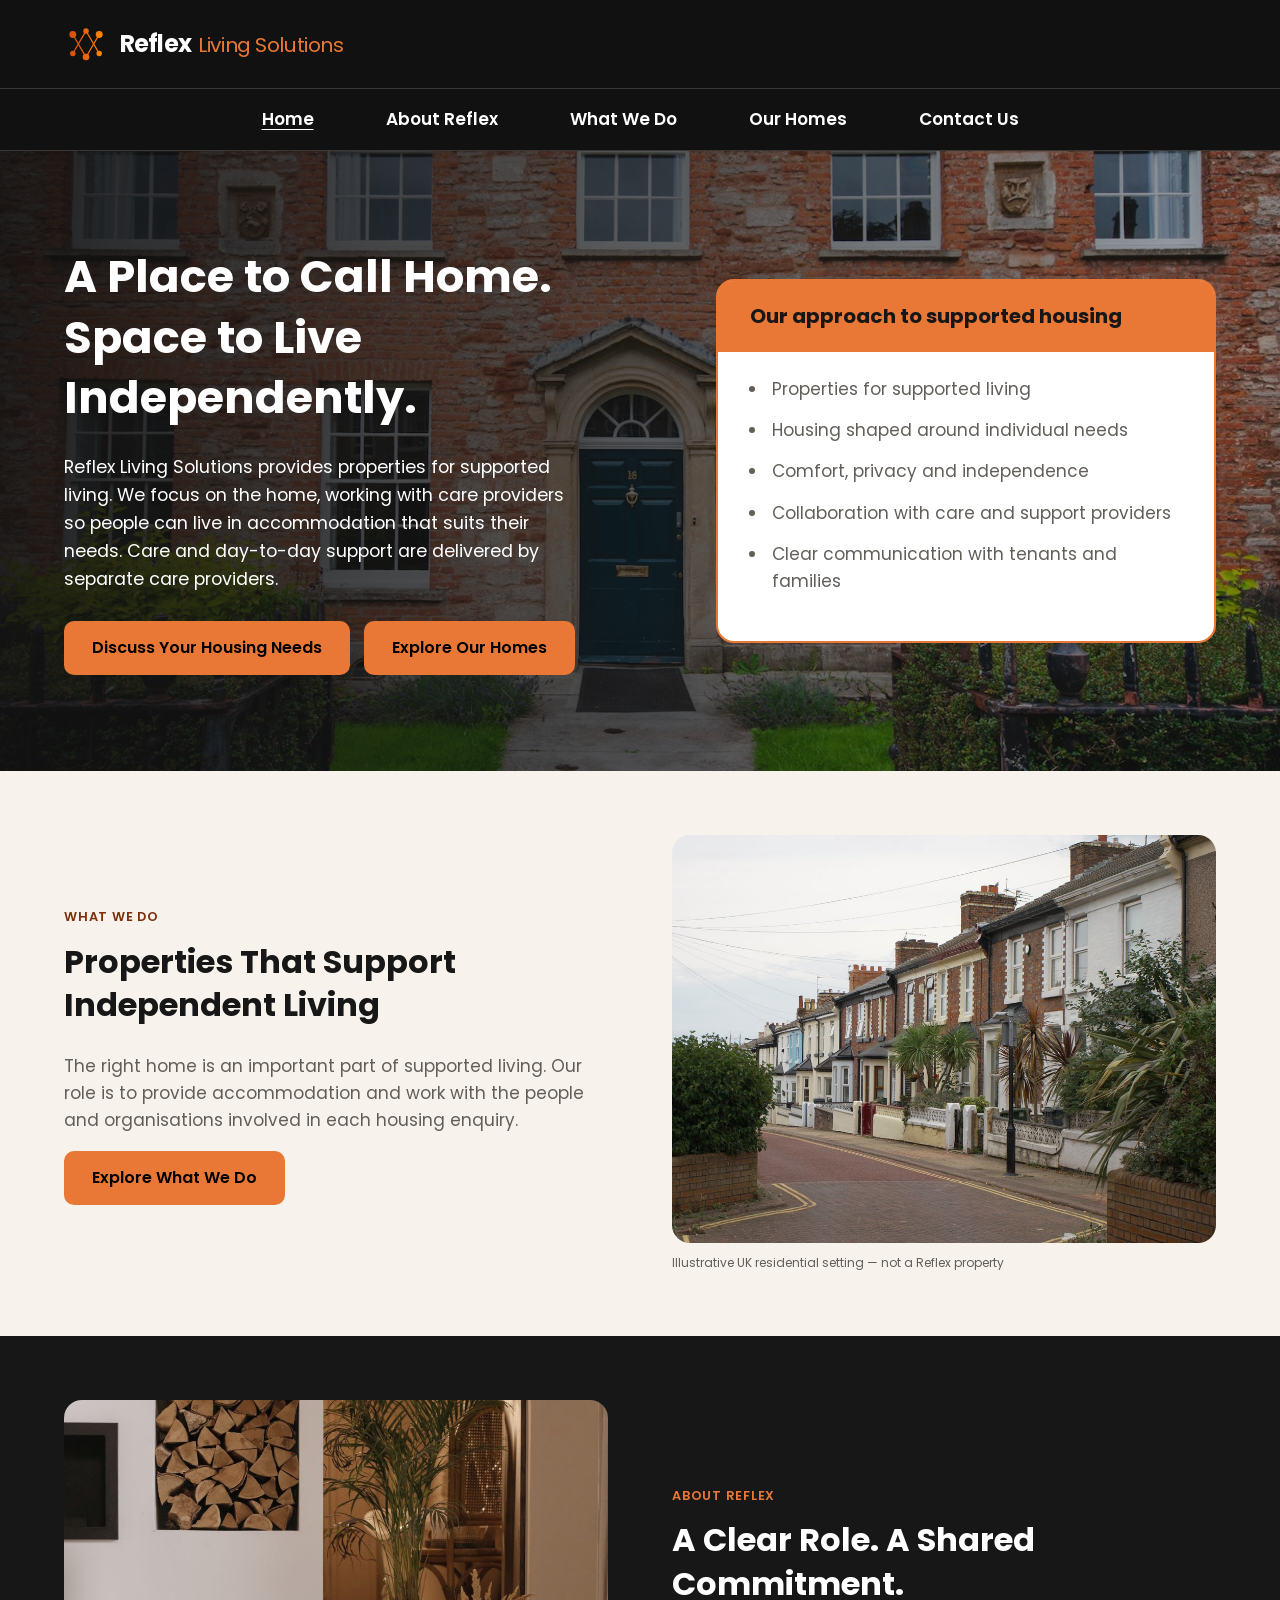
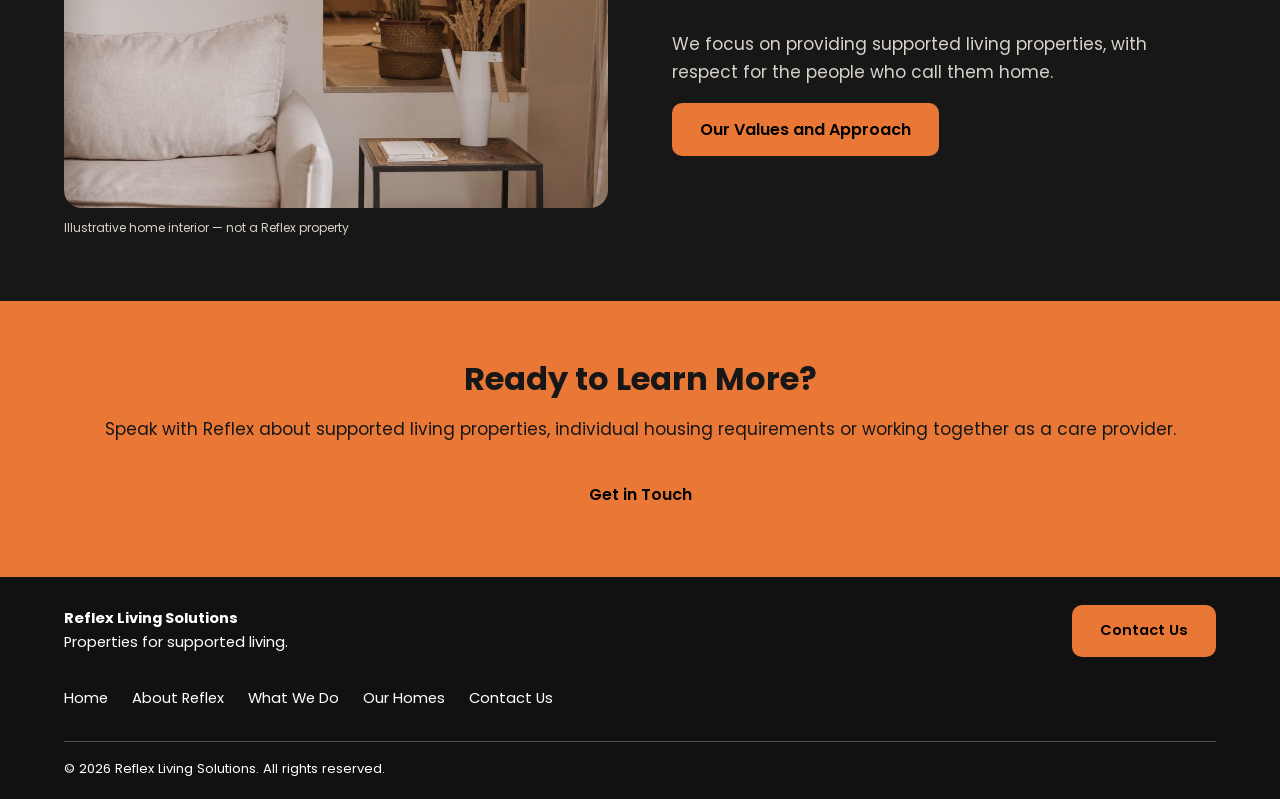
<file: website/index.html>
<!DOCTYPE html>
<html lang="en">
<head>
    <meta charset="UTF-8">
    <meta name="viewport" content="width=device-width, initial-scale=1.0">
    <title>Reflex Living Solutions | Properties for Supported Living</title>
    <meta name="description" content="Reflex Living Solutions provides properties for supported living, working with care providers to help people find a home that suits their needs.">
    <link rel="icon" type="image/svg+xml" sizes="any" href="assets/images/logo_reflex.svg?v=3">
    <link rel="preload" href="assets/fonts/poppins-latin-400-normal.woff2" as="font" type="font/woff2" crossorigin>
    <link rel="preload" href="assets/fonts/poppins-latin-700-normal.woff2" as="font" type="font/woff2" crossorigin>
    <link rel="stylesheet" href="assets/css/styles.css?v=20261019-mobile-qa">
    <script src="assets/js/navigation.js?v=20261019-mobile-qa" defer></script>
</head>
<body class="home-page">
    <a class="skip-link" href="#main-content">Skip to main content</a>

<header class="site-header">
        <div class="container">
            <a class="brand" href="index.html">
                <img class="brand__logo" src="assets/images/logo_reflex.svg" alt="" width="44" height="44">
                <div class="brand__name">
                    Reflex
                    <span>Living Solutions</span>
                </div>
            </a>
            <a class="header-contact" href="tel:***INSERT PHONE NUMBER***" hidden>
                ***INSERT PHONE NUMBER***
                <span>Speak to our housing team</span>
            </a>
            <a class="mobile-call" href="" aria-label="Call Reflex Living Solutions" hidden>
                <svg viewBox="0 0 24 24" aria-hidden="true" focusable="false"><path d="M22 16.9v3a2 2 0 0 1-2.2 2 19.8 19.8 0 0 1-8.6-3.1 19.5 19.5 0 0 1-6-6 19.8 19.8 0 0 1-3.1-8.7A2 2 0 0 1 4.1 2h3a2 2 0 0 1 2 1.7c.1 1 .4 1.9.7 2.8a2 2 0 0 1-.5 2.1L8 9.9a16 16 0 0 0 6 6l1.3-1.3a2 2 0 0 1 2.1-.5c.9.3 1.8.6 2.8.7a2 2 0 0 1 1.8 2.1Z"/></svg>
            </a>
        </div>
        <nav class="main-nav" aria-label="Primary">
            <button class="nav-toggle" type="button" aria-expanded="false" aria-controls="primary-links" aria-label="Open main menu" hidden><span class="nav-toggle__icon" aria-hidden="true"></span></button>
            <ul id="primary-links">
                <li><a href="index.html" class="active" aria-current="page">Home</a></li>
                <li><a href="about.html">About Reflex</a></li>
                <li><a href="what-we-do.html">What We Do</a></li>
                <li><a href="our-homes.html">Our Homes</a></li>
                <li><a href="contact.html">Contact Us</a></li>
            </ul>
        </nav>
    </header>

    <main id="main-content">
        <section class="hero">
            <div class="container">
                <div>
                    <h1>A Place to Call Home. Space to Live Independently.</h1>
                    <p>Reflex Living Solutions provides properties for supported living. We focus on the home, working with care providers so people can live in accommodation that suits their needs. Care and day-to-day support are delivered by separate care providers.</p>
                    <div class="hero__actions">
                        <a href="contact.html" class="btn btn-primary">Discuss Your Housing Needs</a>
                        <a href="our-homes.html" class="btn btn-outline">Explore Our Homes</a>
                    </div>
                </div>
                <div class="hero__panel">
                    <h2 class="hero__panel-title">Our approach to supported housing</h2>
                    <ul>
                        <li>Properties for supported living</li>
                        <li>Housing shaped around individual needs</li>
                        <li>Comfort, privacy and independence</li>
                        <li>Collaboration with care and support providers</li>
                        <li>Clear communication with tenants and families</li>
                    </ul>
                </div>
            </div>
        </section>

        <section class="section home-section home-section--offer" aria-labelledby="home-housing-offer">
            <div class="container">
                <div class="media-split">
                    <div class="section-header media-split__copy">
                        <span class="eyebrow">What we do</span>
                        <h2 id="home-housing-offer">Properties That Support Independent Living</h2>
                        <p>The right home is an important part of supported living. Our role is to provide accommodation and work with the people and organisations involved in each housing enquiry.</p>
                        <a href="what-we-do.html" class="btn btn-primary">Explore What We Do</a>
                    </div>
                    <figure class="media-photo">
                        <img src="assets/images/home-terraced-street.jpg" width="1200" height="800" loading="lazy" decoding="async" alt="A tree-lined residential street with rows of terraced houses in Liverpool.">
                        <figcaption>Illustrative UK residential setting — not a Reflex property</figcaption>
                    </figure>
                </div>
            </div>
        </section>

        <section class="section section-alt home-section home-section--about" aria-labelledby="home-approach">
            <div class="container">
                <div class="media-split media-split--image-first">
                    <div class="section-header media-split__copy">
                        <span class="eyebrow">About Reflex</span>
                        <h2 id="home-approach">A Clear Role. A Shared Commitment.</h2>
                        <p>We focus on providing supported living properties, with respect for the people who call them home.</p>
                        <a href="about.html" class="btn btn-accent">Our Values and Approach</a>
                    </div>
                    <figure class="media-photo">
                        <img src="assets/images/tidy-living-space.jpg" width="1000" height="750" loading="lazy" decoding="async" alt="A neatly arranged neutral sofa, wooden side table and indoor plant in a warm living room.">
                        <figcaption>Illustrative home interior — not a Reflex property</figcaption>
                    </figure>
                </div>
            </div>
        </section>

        <section class="cta-banner">
            <div class="container">
                <h2>Ready to Learn More?</h2>
                <p>Speak with Reflex about supported living properties, individual housing requirements or working together as a care provider.</p>
                <a href="contact.html" class="btn btn-accent">Get in Touch</a>
            </div>
        </section>
    </main>

    <footer class="site-footer footer-compact">
        <div class="container">
            <div class="footer-summary">
                <p><strong>Reflex Living Solutions</strong><br>Properties for supported living.</p>
                <a href="contact.html" class="btn btn-accent">Contact Us</a>
            </div>
            <nav aria-label="Footer">
                <ul class="footer-links">
                    <li><a href="index.html">Home</a></li>
                    <li><a href="about.html">About Reflex</a></li>
                    <li><a href="what-we-do.html">What We Do</a></li>
                    <li><a href="our-homes.html">Our Homes</a></li>
                    <li><a href="contact.html">Contact Us</a></li>
                </ul>
            </nav>
            <div class="footer-bottom">&copy; 2026 Reflex Living Solutions. All rights reserved.</div>
        </div>
    </footer>
</body>
</html>
</file>
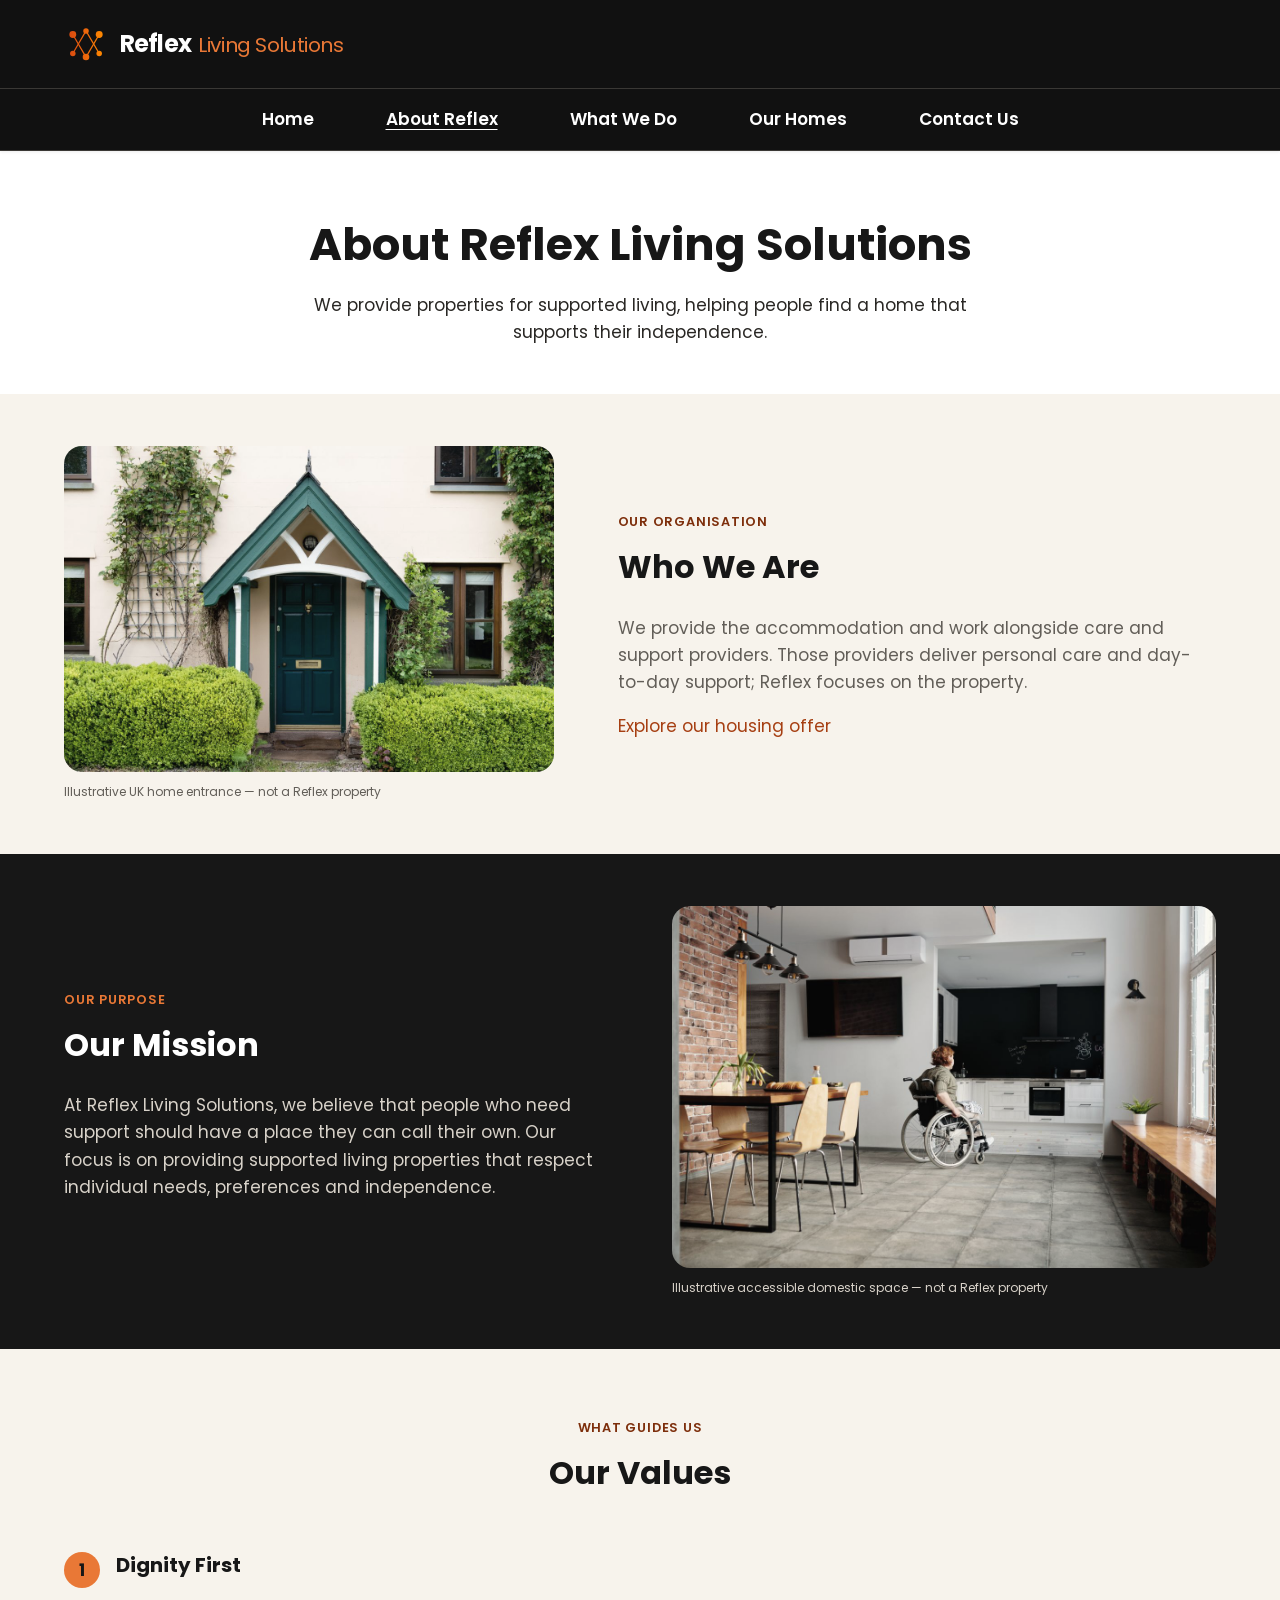
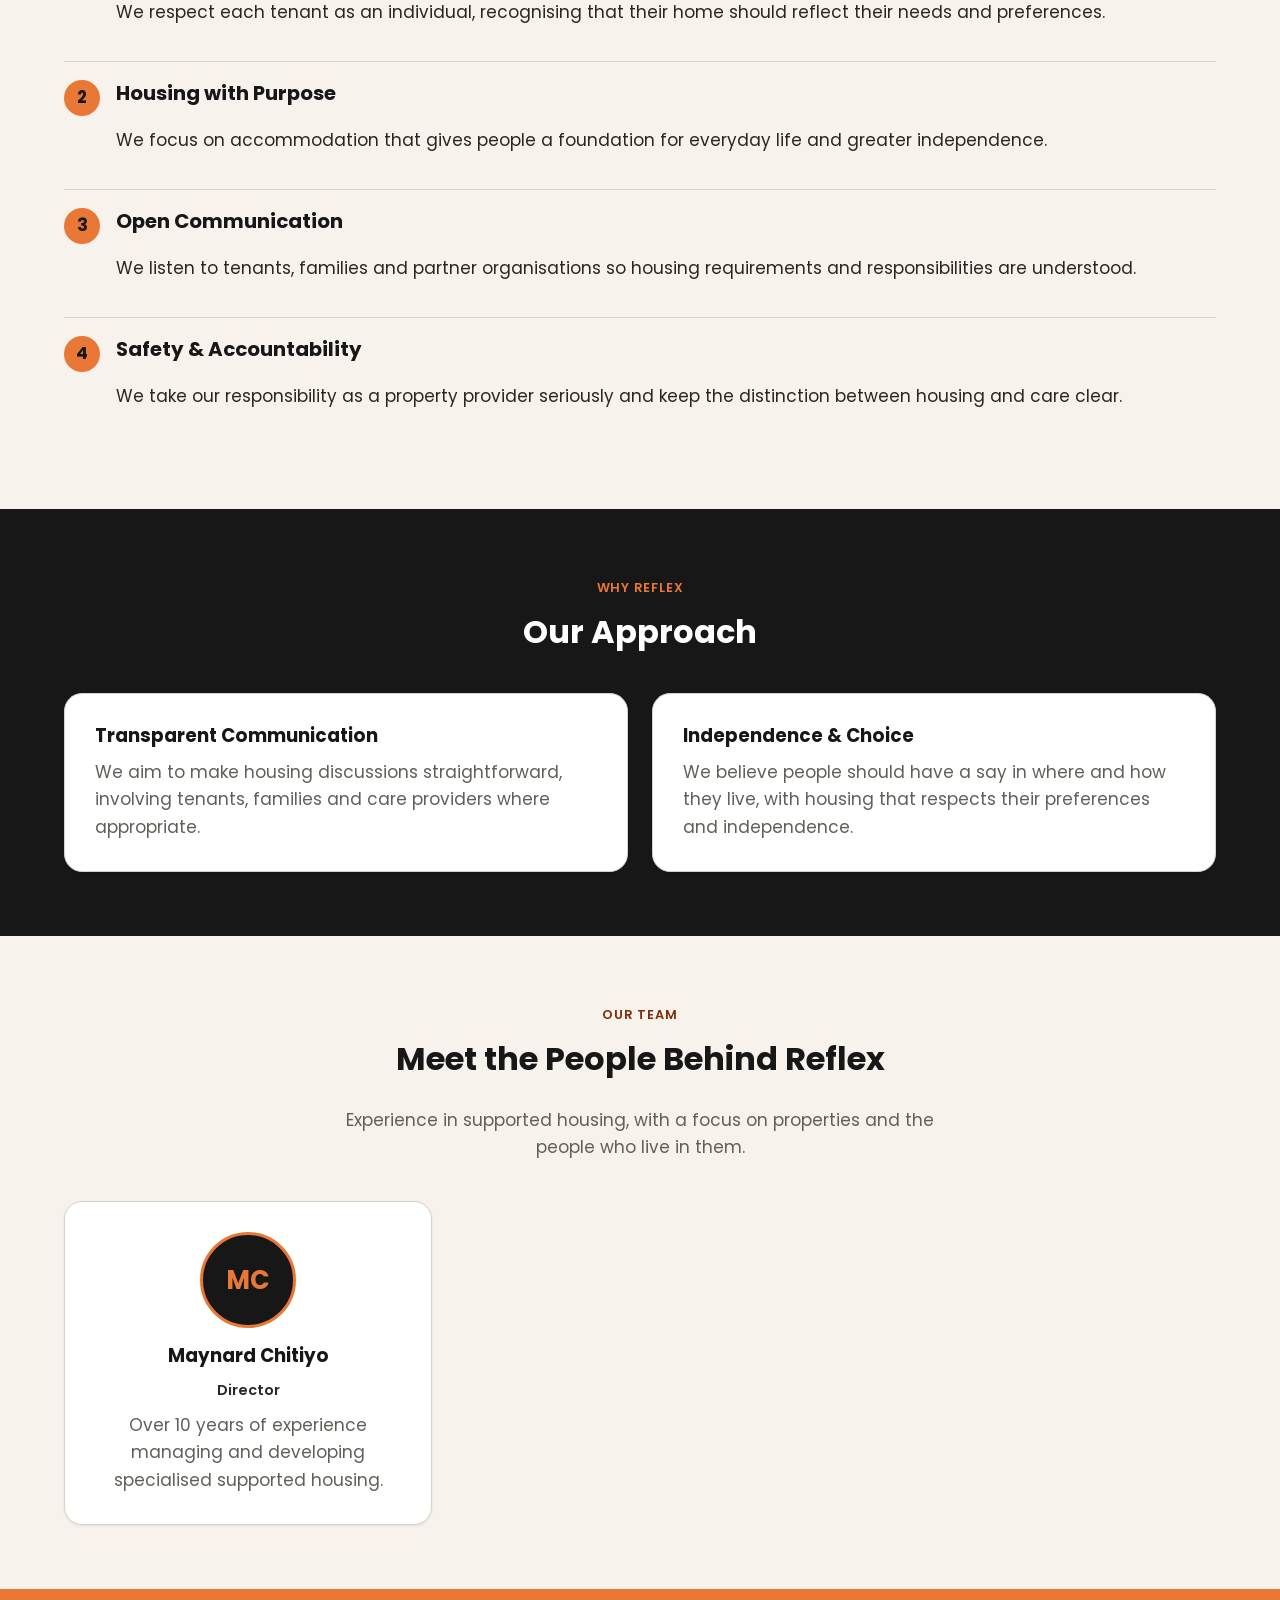
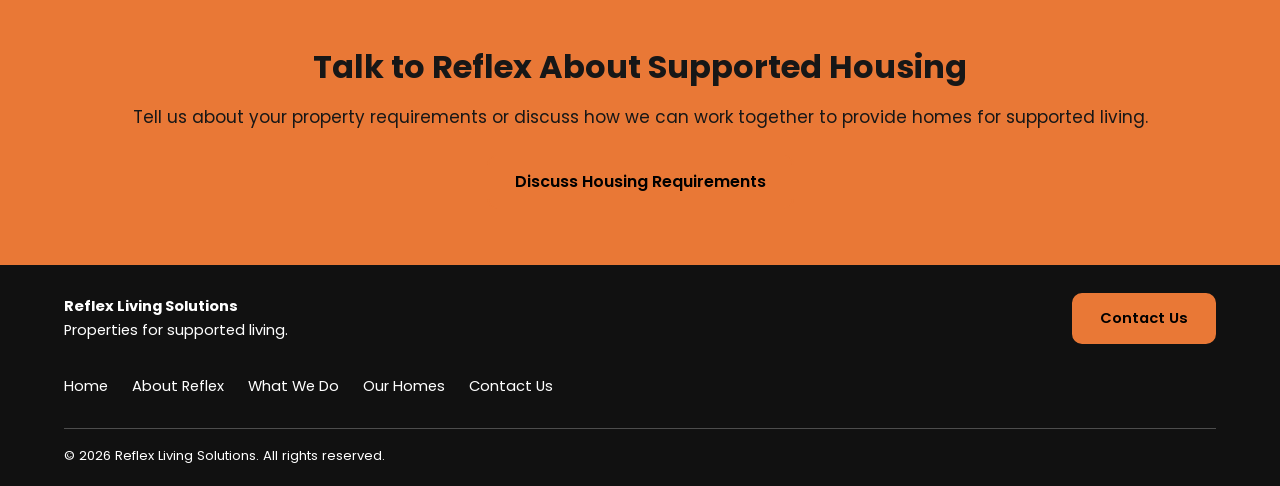
<file: website/about.html>
<!DOCTYPE html>
<html lang="en">
<head>
    <meta charset="UTF-8">
    <meta name="viewport" content="width=device-width, initial-scale=1.0">
    <title>About Us | Reflex Living Solutions</title>
    <meta name="description" content="Learn about Reflex Living Solutions and our approach to providing supported living properties in collaboration with care and support providers.">
    <link rel="icon" type="image/svg+xml" sizes="any" href="assets/images/logo_reflex.svg?v=3">
    <link rel="preload" href="assets/fonts/poppins-latin-400-normal.woff2" as="font" type="font/woff2" crossorigin>
    <link rel="preload" href="assets/fonts/poppins-latin-700-normal.woff2" as="font" type="font/woff2" crossorigin>
    <link rel="stylesheet" href="assets/css/styles.css?v=20261019-mobile-qa">
    <script src="assets/js/navigation.js?v=20261019-mobile-qa" defer></script>
</head>
<body>
    <a class="skip-link" href="#main-content">Skip to main content</a>

<header class="site-header">
        <div class="container">
            <a class="brand" href="index.html">
                <img class="brand__logo" src="assets/images/logo_reflex.svg" alt="" width="44" height="44">
                <div class="brand__name">
                    Reflex
                    <span>Living Solutions</span>
                </div>
            </a>
            <a class="header-contact" href="tel:***INSERT PHONE NUMBER***" hidden>
                ***INSERT PHONE NUMBER***
                <span>Speak to our housing team</span>
            </a>
            <a class="mobile-call" href="" aria-label="Call Reflex Living Solutions" hidden>
                <svg viewBox="0 0 24 24" aria-hidden="true" focusable="false"><path d="M22 16.9v3a2 2 0 0 1-2.2 2 19.8 19.8 0 0 1-8.6-3.1 19.5 19.5 0 0 1-6-6 19.8 19.8 0 0 1-3.1-8.7A2 2 0 0 1 4.1 2h3a2 2 0 0 1 2 1.7c.1 1 .4 1.9.7 2.8a2 2 0 0 1-.5 2.1L8 9.9a16 16 0 0 0 6 6l1.3-1.3a2 2 0 0 1 2.1-.5c.9.3 1.8.6 2.8.7a2 2 0 0 1 1.8 2.1Z"/></svg>
            </a>
        </div>
        <nav class="main-nav" aria-label="Primary">
            <button class="nav-toggle" type="button" aria-expanded="false" aria-controls="primary-links" aria-label="Open main menu" hidden><span class="nav-toggle__icon" aria-hidden="true"></span></button>
            <ul id="primary-links">
                <li><a href="index.html">Home</a></li>
                <li><a href="about.html" class="active" aria-current="page">About Reflex</a></li>
                <li><a href="what-we-do.html">What We Do</a></li>
                <li><a href="our-homes.html">Our Homes</a></li>
                <li><a href="contact.html">Contact Us</a></li>
            </ul>
        </nav>
    </header>

    <main id="main-content">
        <section class="page-hero">
            <div class="container">
                <h1>About Reflex Living Solutions</h1>
                <p>We provide properties for supported living, helping people find a home that supports their independence.</p>
            </div>
        </section>

        <section class="section section--split-compact" aria-labelledby="who-we-are">
            <div class="container">
                <div class="media-split media-split--image-first media-split--copy-wide">
                    <div class="section-header media-split__copy">
                        <span class="eyebrow">Our organisation</span>
                        <h2 id="who-we-are">Who We Are</h2>
                        <p>We provide the accommodation and work alongside care and support providers. Those providers deliver personal care and day-to-day support; Reflex focuses on the property.</p>
                        <a href="what-we-do.html">Explore our housing offer</a>
                    </div>
                    <figure class="media-photo media-photo--wide">
                        <img src="assets/images/about-entrance.jpg" width="1200" height="800" loading="lazy" decoding="async" alt="A welcoming cottage entrance with a green front door, climbing plants and hedges in Hereford.">
                        <figcaption>Illustrative UK home entrance — not a Reflex property</figcaption>
                    </figure>
                </div>
            </div>
        </section>
        <section class="section section-alt section--split-compact" aria-labelledby="our-mission">
            <div class="container">
                <div class="media-split">
                    <div class="section-header media-split__copy">
                        <span class="eyebrow">Our purpose</span>
                        <h2 id="our-mission">Our Mission</h2>
                        <!-- Existing purpose copy reused here; Tomiwa to confirm final mission wording. -->
                        <p>At Reflex Living Solutions, we believe that people who need support should have a place they can call their own. Our focus is on providing supported living properties that respect individual needs, preferences and independence.</p>
                    </div>
                    <figure class="media-photo media-photo--wide">
                        <img src="assets/images/about-accessible-kitchen.jpg" width="1200" height="800" loading="lazy" decoding="async" alt="A wheelchair user moving independently through a spacious open-plan kitchen and dining area.">
                        <figcaption>Illustrative accessible domestic space — not a Reflex property</figcaption>
                    </figure>
                </div>
            </div>
        </section>

        <section class="section" aria-labelledby="our-values">
            <div class="container">
                <div class="section-header">
                    <span class="eyebrow">What guides us</span>
                    <h2 id="our-values">Our Values</h2>
                </div>
                <ul class="value-list">
                    <li>
                        <div class="value-list__mark">1</div>
                        <div>
                            <h3>Dignity First</h3>
                            <p>We respect each tenant as an individual, recognising that their home should reflect their needs and preferences.</p>
                        </div>
                    </li>
                    <li>
                        <div class="value-list__mark">2</div>
                        <div>
                            <h3>Housing with Purpose</h3>
                            <p>We focus on accommodation that gives people a foundation for everyday life and greater independence.</p>
                        </div>
                    </li>
                    <li>
                        <div class="value-list__mark">3</div>
                        <div>
                            <h3>Open Communication</h3>
                            <p>We listen to tenants, families and partner organisations so housing requirements and responsibilities are understood.</p>
                        </div>
                    </li>
                    <li>
                        <div class="value-list__mark">4</div>
                        <div>
                            <h3>Safety &amp; Accountability</h3>
                            <p>We take our responsibility as a property provider seriously and keep the distinction between housing and care clear.</p>
                        </div>
                    </li>
                </ul>
            </div>
        </section>

        <section class="section section-alt" aria-labelledby="our-approach">
            <div class="container">
                <div class="section-header">
                    <span class="eyebrow">Why Reflex</span>
                    <h2 id="our-approach">Our Approach</h2>
                </div>
                <div class="grid grid-2">
                    <div class="card">
                        <h3>Transparent Communication</h3>
                        <p>We aim to make housing discussions straightforward, involving tenants, families and care providers where appropriate.</p>
                    </div>
                    <div class="card">
                        <h3>Independence &amp; Choice</h3>
                        <p>We believe people should have a say in where and how they live, with housing that respects their preferences and independence.</p>
                    </div>
                </div>
            </div>
        </section>

        <section class="section">
            <div class="container">
                <div class="section-header">
                    <span class="eyebrow">Our Team</span>
                    <h2>Meet the People Behind Reflex</h2>
                    <p>Experience in supported housing, with a focus on properties and the people who live in them.</p>
                </div>
                <div class="grid grid-3">
                    <div class="card team-card">
                        <div class="team-card__photo" aria-hidden="true">MC</div>
                        <h3>Maynard Chitiyo</h3>
                        <div class="team-card__role">Director</div>
                        <p>Over 10 years of experience managing and developing specialised supported housing.</p>
                    </div>
                </div>
            </div>
        </section>

        <section class="cta-banner">
            <div class="container">
                <h2>Talk to Reflex About Supported Housing</h2>
                <p>Tell us about your property requirements or discuss how we can work together to provide homes for supported living.</p>
                <a href="contact.html" class="btn btn-accent">Discuss Housing Requirements</a>
            </div>
        </section>
    </main>

    <footer class="site-footer footer-compact">
        <div class="container">
            <div class="footer-summary">
                <p><strong>Reflex Living Solutions</strong><br>Properties for supported living.</p>
                <a href="contact.html" class="btn btn-accent">Contact Us</a>
            </div>
            <nav aria-label="Footer">
                <ul class="footer-links">
                    <li><a href="index.html">Home</a></li>
                    <li><a href="about.html">About Reflex</a></li>
                    <li><a href="what-we-do.html">What We Do</a></li>
                    <li><a href="our-homes.html">Our Homes</a></li>
                    <li><a href="contact.html">Contact Us</a></li>
                </ul>
            </nav>
            <div class="footer-bottom">&copy; 2026 Reflex Living Solutions. All rights reserved.</div>
        </div>
    </footer>
</body>
</html>
</file>
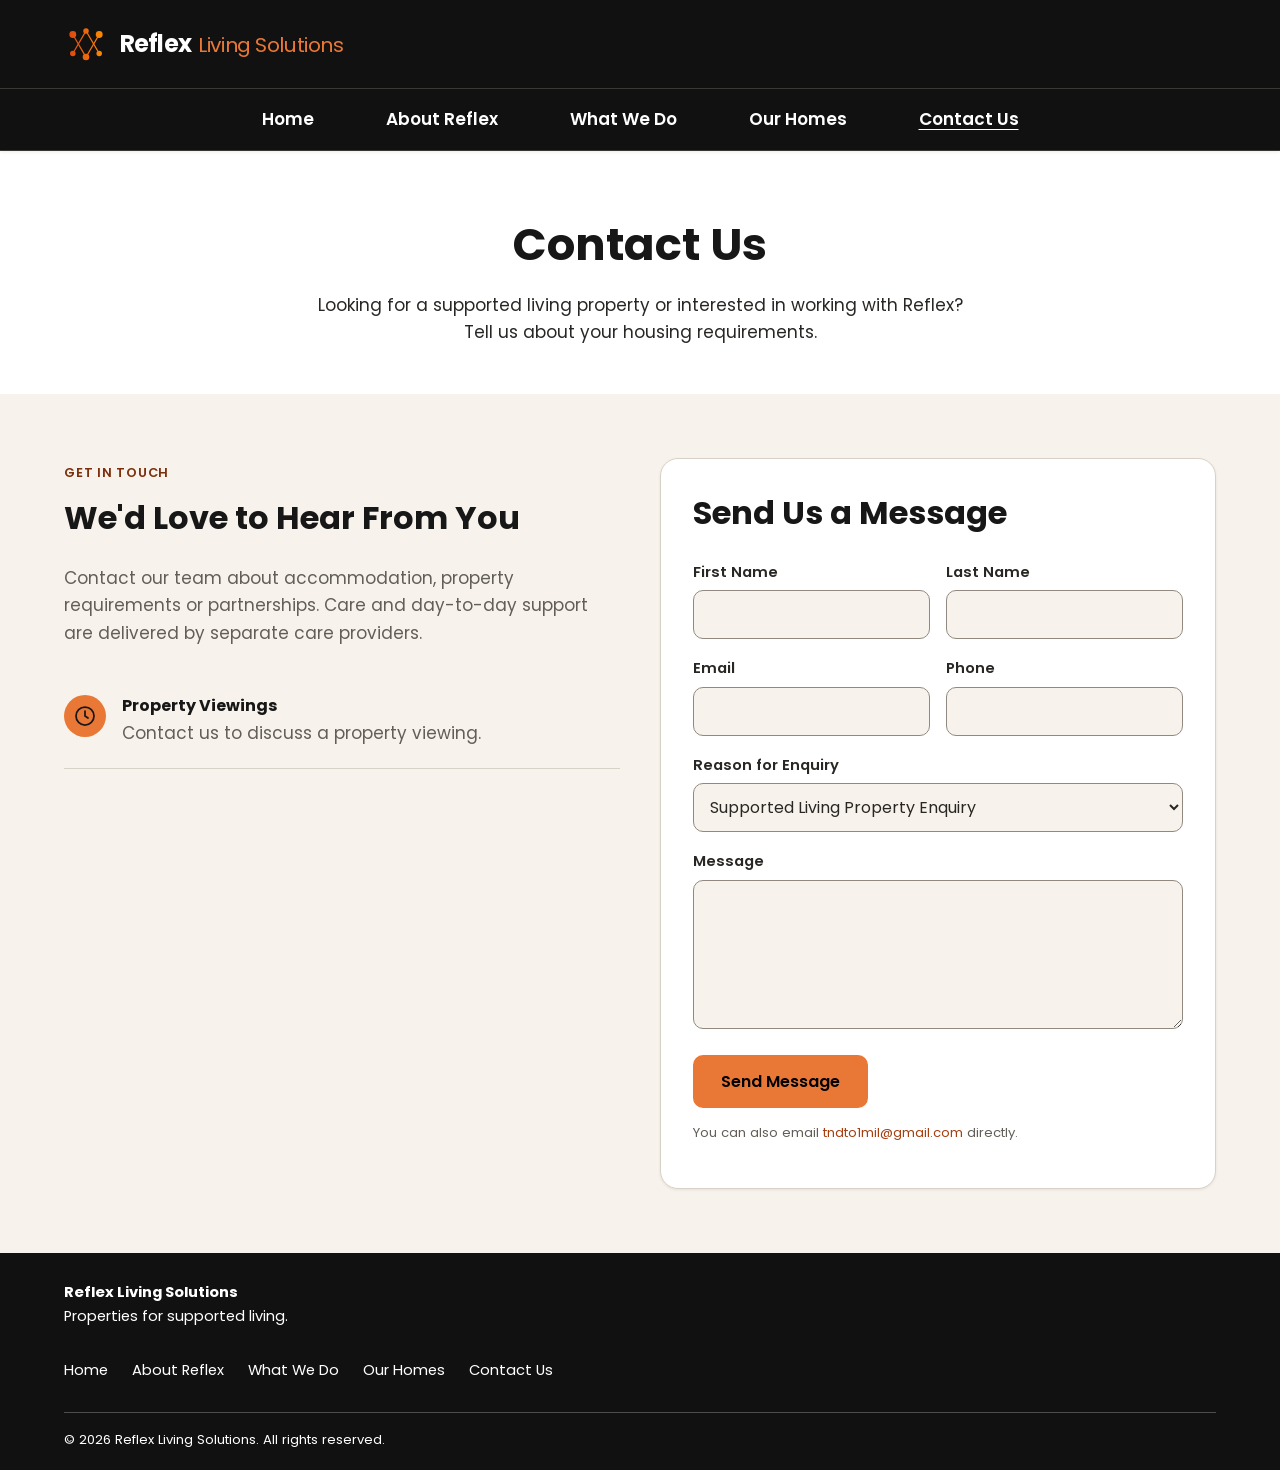
<file: website/contact.html>
<!DOCTYPE html>
<html lang="en">
<head>
    <meta charset="UTF-8">
    <meta name="viewport" content="width=device-width, initial-scale=1.0">
    <title>Contact Us | Reflex Living Solutions</title>
    <meta name="description" content="Contact Reflex Living Solutions to discuss supported living properties, housing requirements or care provider partnerships.">
    <link rel="icon" type="image/svg+xml" sizes="any" href="assets/images/logo_reflex.svg?v=3">
    <link rel="preload" href="assets/fonts/poppins-latin-400-normal.woff2" as="font" type="font/woff2" crossorigin>
    <link rel="preload" href="assets/fonts/poppins-latin-700-normal.woff2" as="font" type="font/woff2" crossorigin>
    <link rel="stylesheet" href="assets/css/styles.css?v=20261019-mobile-qa">
    <script src="assets/js/navigation.js?v=20261019-mobile-qa" defer></script>
</head>
<body>
    <a class="skip-link" href="#main-content">Skip to main content</a>

<header class="site-header">
        <div class="container">
            <a class="brand" href="index.html">
                <img class="brand__logo" src="assets/images/logo_reflex.svg" alt="" width="44" height="44">
                <div class="brand__name">
                    Reflex
                    <span>Living Solutions</span>
                </div>
            </a>
            <a class="header-contact" href="tel:***INSERT PHONE NUMBER***" hidden>
                ***INSERT PHONE NUMBER***
                <span>Speak to our housing team</span>
            </a>
            <a class="mobile-call" href="" aria-label="Call Reflex Living Solutions" hidden>
                <svg viewBox="0 0 24 24" aria-hidden="true" focusable="false"><path d="M22 16.9v3a2 2 0 0 1-2.2 2 19.8 19.8 0 0 1-8.6-3.1 19.5 19.5 0 0 1-6-6 19.8 19.8 0 0 1-3.1-8.7A2 2 0 0 1 4.1 2h3a2 2 0 0 1 2 1.7c.1 1 .4 1.9.7 2.8a2 2 0 0 1-.5 2.1L8 9.9a16 16 0 0 0 6 6l1.3-1.3a2 2 0 0 1 2.1-.5c.9.3 1.8.6 2.8.7a2 2 0 0 1 1.8 2.1Z"/></svg>
            </a>
        </div>
        <nav class="main-nav" aria-label="Primary">
            <button class="nav-toggle" type="button" aria-expanded="false" aria-controls="primary-links" aria-label="Open main menu" hidden><span class="nav-toggle__icon" aria-hidden="true"></span></button>
            <ul id="primary-links">
                <li><a href="index.html">Home</a></li>
                <li><a href="about.html">About Reflex</a></li>
                <li><a href="what-we-do.html">What We Do</a></li>
                <li><a href="our-homes.html">Our Homes</a></li>
                <li><a href="contact.html" class="active" aria-current="page">Contact Us</a></li>
            </ul>
        </nav>
    </header>

    <main id="main-content">
        <section class="page-hero">
            <div class="container">
                <h1>Contact Us</h1>
                <p>Looking for a supported living property or interested in working with Reflex? Tell us about your housing requirements.</p>
            </div>
        </section>

        <section class="section">
            <div class="container">
                <div class="contact-layout">
                    <div>
                        <span class="eyebrow">Get in Touch</span>
                        <h2>We'd Love to Hear From You</h2>
                        <p style="color: var(--color-text-muted); margin-bottom: 28px;">Contact our team about accommodation, property requirements or partnerships. Care and day-to-day support are delivered by separate care providers.</p>

                        <!-- Remove hidden after the client-approved phone number is added. -->
                        <div class="info-card" hidden>
                            <div class="info-card__icon" aria-hidden="true">
                                <svg viewBox="0 0 24 24" width="24" height="24" fill="none" stroke="currentColor" stroke-width="1.75" stroke-linecap="round" stroke-linejoin="round" focusable="false"><path d="M22 16.9v3a2 2 0 0 1-2.2 2 19.8 19.8 0 0 1-8.6-3.1 19.5 19.5 0 0 1-6-6 19.8 19.8 0 0 1-3.1-8.7A2 2 0 0 1 4.1 2h3a2 2 0 0 1 2 1.7c.1 1 .4 1.9.7 2.8a2 2 0 0 1-.5 2.1L8 9.9a16 16 0 0 0 6 6l1.3-1.3a2 2 0 0 1 2.1-.5c.9.3 1.8.6 2.8.7a2 2 0 0 1 1.8 2.1Z"/></svg>
                            </div>
                            <div>
                                <h3>Phone</h3>
                                <p><a href="tel:***INSERT PHONE NUMBER***">***INSERT PHONE NUMBER***</a> &mdash; for supported housing enquiries</p>
                            </div>
                        </div>
                        <!-- Remove hidden after the client-approved email address is added. -->
                        <div class="info-card" hidden>
                            <div class="info-card__icon" aria-hidden="true">
                                <svg viewBox="0 0 24 24" width="24" height="24" fill="none" stroke="currentColor" stroke-width="1.75" stroke-linecap="round" stroke-linejoin="round" focusable="false"><rect x="3" y="5" width="18" height="14" rx="2"/><path d="m3 7 9 6 9-6"/></svg>
                            </div>
                            <div>
                                <h3>Email</h3>
                                <p><a href="mailto:***INSERT EMAIL ADDRESS***">***INSERT EMAIL ADDRESS***</a></p>
                            </div>
                        </div>
                        <!-- Remove hidden after the client-approved address is added. -->
                        <div class="info-card" hidden>
                            <div class="info-card__icon" aria-hidden="true">
                                <svg viewBox="0 0 24 24" width="24" height="24" fill="none" stroke="currentColor" stroke-width="1.75" stroke-linecap="round" stroke-linejoin="round" focusable="false"><path d="M20 10c0 6-8 12-8 12S4 16 4 10a8 8 0 1 1 16 0Z"/><circle cx="12" cy="10" r="3"/></svg>
                            </div>
                            <div>
                                <h3>Address</h3>
                                <p>***INSERT ADDRESS***</p>
                            </div>
                        </div>
                        <div class="info-card">
                            <div class="info-card__icon" aria-hidden="true">
                                <svg viewBox="0 0 24 24" width="24" height="24" fill="none" stroke="currentColor" stroke-width="1.75" stroke-linecap="round" stroke-linejoin="round" focusable="false"><circle cx="12" cy="12" r="9"/><path d="M12 7v5l3 2"/></svg>
                            </div>
                            <div>
                                <h3>Property Viewings</h3>
                                <p>Contact us to discuss a property viewing.</p>
                            </div>
                        </div>

                        <div class="map-placeholder" hidden>
                            Map location placeholder &mdash; ***INSERT ADDRESS***
                        </div>
                    </div>

                    <div class="form-card">
                        <h2>Send Us a Message</h2>
                        <form id="contact-form" action="https://formsubmit.co/tndto1mil@gmail.com" method="post">
                            <div class="form-row">
                                <div class="form-group">
                                    <label for="first-name">First Name</label>
                                    <input type="text" id="first-name" name="first-name" autocomplete="given-name" required>
                                </div>
                                <div class="form-group">
                                    <label for="last-name">Last Name</label>
                                    <input type="text" id="last-name" name="last-name" autocomplete="family-name" required>
                                </div>
                            </div>
                            <div class="form-row">
                                <div class="form-group">
                                    <label for="email">Email</label>
                                    <input type="email" id="email" name="email" autocomplete="email" inputmode="email" required>
                                </div>
                                <div class="form-group">
                                    <label for="phone">Phone</label>
                                    <input type="tel" id="phone" name="phone" autocomplete="tel" inputmode="tel">
                                </div>
                            </div>
                            <div class="form-group">
                                <label for="reason">Reason for Enquiry</label>
                                <select id="reason" name="reason">
                                    <option value="housing">Supported Living Property Enquiry</option>
                                    <option value="property-requirements">Discuss Property Requirements</option>
                                    <option value="partnership">Care Provider Partnership</option>
                                    <option value="general">General Enquiry</option>
                                </select>
                            </div>
                            <div class="form-group">
                                <label for="message">Message</label>
                                <textarea id="message" name="message" rows="5" required></textarea>
                            </div>
                            <input type="hidden" name="_subject" value="Reflex Living Solutions — Website enquiry">
                            <input type="hidden" name="_template" value="table">
                            <input type="text" name="_honey" hidden tabindex="-1" autocomplete="off" aria-hidden="true">
                            <button type="submit" class="btn btn-primary">Send Message</button>
                            <p id="form-status" class="form-note" role="status" aria-live="polite"></p>
                            <p class="form-note">You can also email <a href="mailto:tndto1mil@gmail.com">tndto1mil@gmail.com</a> directly.</p>
                        </form>
                    </div>
                </div>
            </div>
        </section>
    </main>

    <footer class="site-footer footer-compact">
        <div class="container">
            <div class="footer-summary">
                <p><strong>Reflex Living Solutions</strong><br>Properties for supported living.</p>
            </div>
            <nav aria-label="Footer">
                <ul class="footer-links">
                    <li><a href="index.html">Home</a></li>
                    <li><a href="about.html">About Reflex</a></li>
                    <li><a href="what-we-do.html">What We Do</a></li>
                    <li><a href="our-homes.html">Our Homes</a></li>
                    <li><a href="contact.html">Contact Us</a></li>
                </ul>
            </nav>
            <div class="footer-bottom">&copy; 2026 Reflex Living Solutions. All rights reserved.</div>
        </div>
    </footer>
    <script src="assets/js/contact.js?v=4"></script>
</body>
</html>
</file>
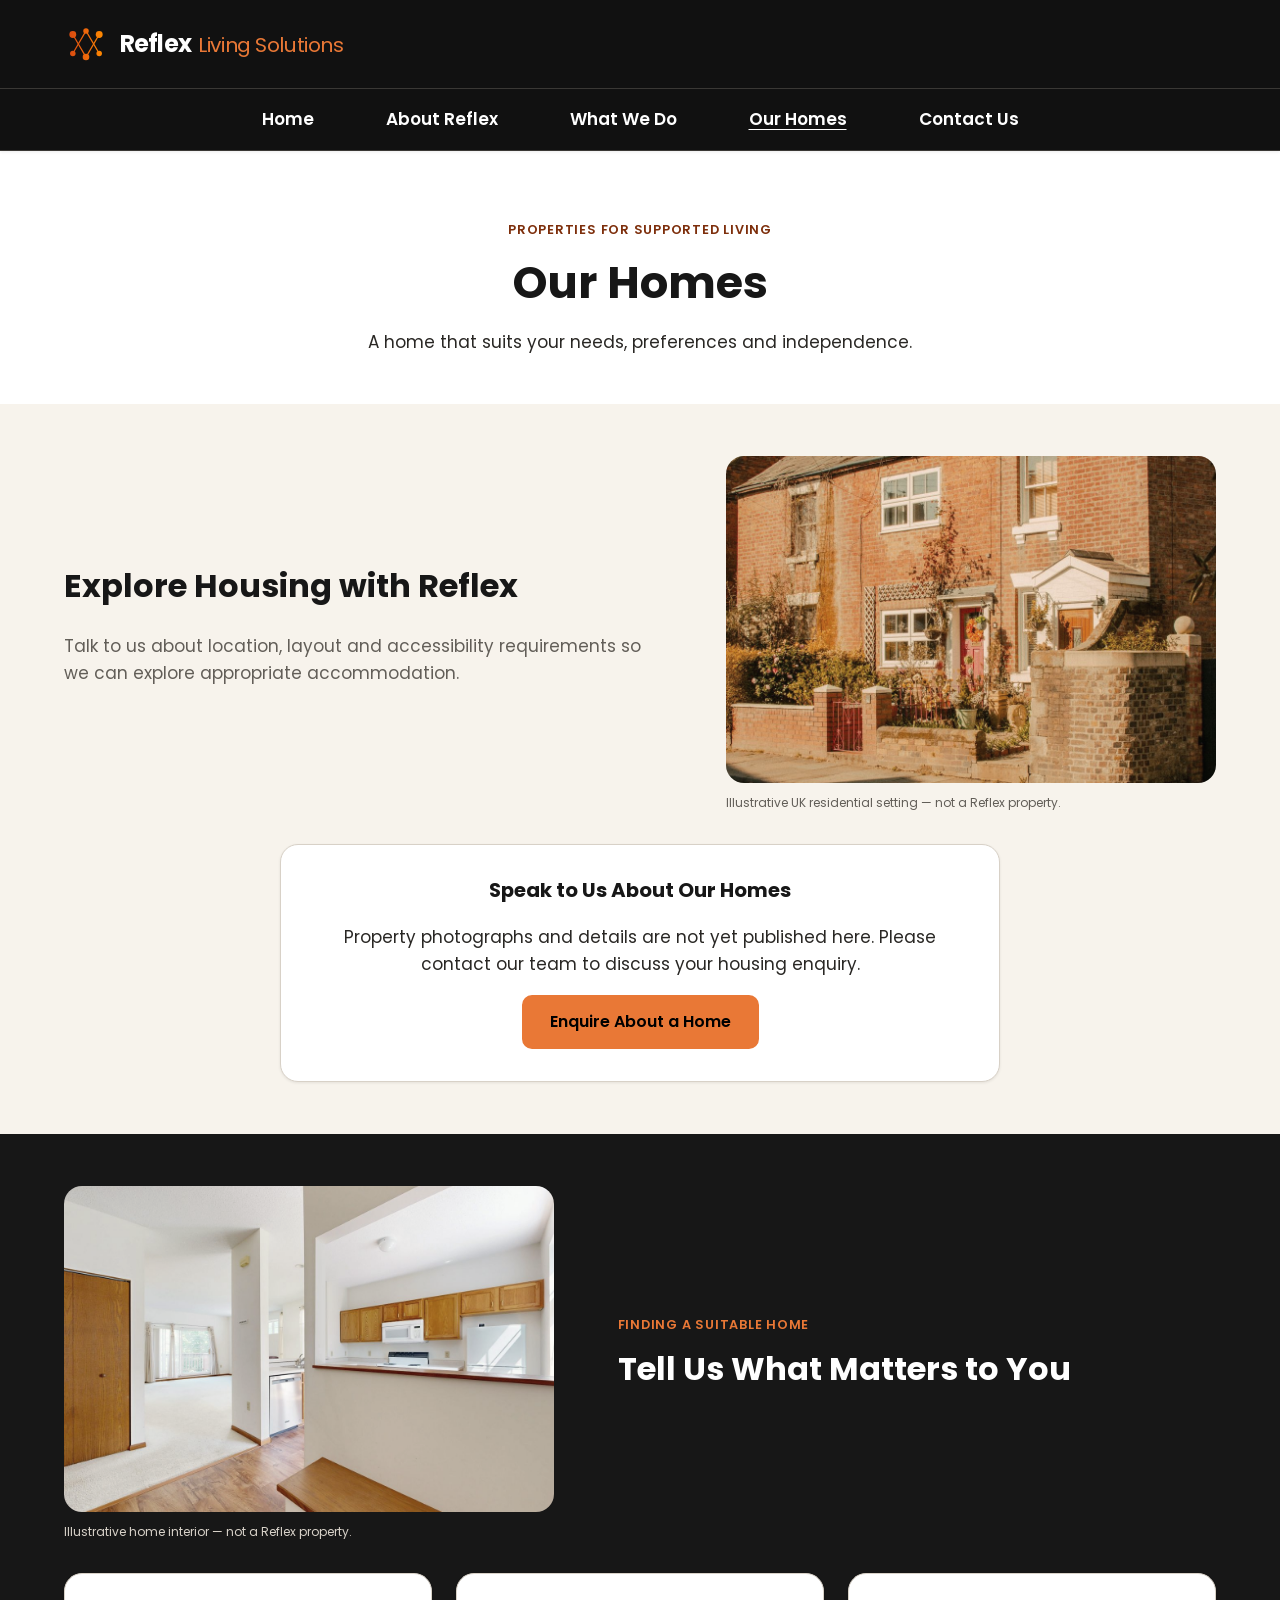
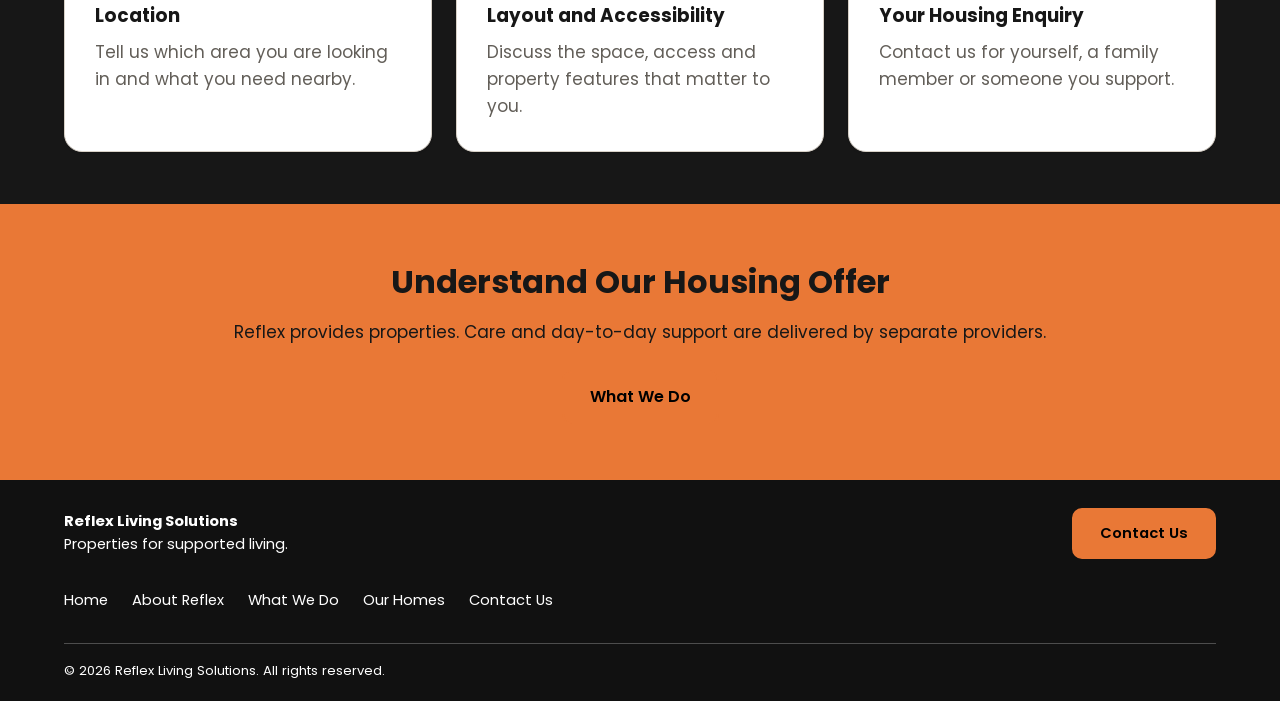
<file: website/our-homes.html>
<!DOCTYPE html>
<html lang="en">
<head>
    <meta charset="UTF-8">
    <meta name="viewport" content="width=device-width, initial-scale=1.0">
    <title>Our Homes | Reflex Living Solutions</title>
    <meta name="description" content="Discuss supported living homes with Reflex, including location, layout and accessibility requirements.">
    <link rel="icon" type="image/svg+xml" sizes="any" href="assets/images/logo_reflex.svg?v=3">
    <link rel="preload" href="assets/fonts/poppins-latin-400-normal.woff2" as="font" type="font/woff2" crossorigin>
    <link rel="preload" href="assets/fonts/poppins-latin-700-normal.woff2" as="font" type="font/woff2" crossorigin>
    <link rel="stylesheet" href="assets/css/styles.css?v=20261019-mobile-qa">
    <script src="assets/js/navigation.js?v=20261019-mobile-qa" defer></script>
</head>
<body>
    <a class="skip-link" href="#main-content">Skip to main content</a>

<header class="site-header">
        <div class="container">
            <a class="brand" href="index.html">
                <img class="brand__logo" src="assets/images/logo_reflex.svg" alt="" width="44" height="44">
                <div class="brand__name">
                    Reflex
                    <span>Living Solutions</span>
                </div>
            </a>
            <a class="header-contact" href="tel:***INSERT PHONE NUMBER***" hidden>
                ***INSERT PHONE NUMBER***
                <span>Speak to our housing team</span>
            </a>
            <a class="mobile-call" href="" aria-label="Call Reflex Living Solutions" hidden>
                <svg viewBox="0 0 24 24" aria-hidden="true" focusable="false"><path d="M22 16.9v3a2 2 0 0 1-2.2 2 19.8 19.8 0 0 1-8.6-3.1 19.5 19.5 0 0 1-6-6 19.8 19.8 0 0 1-3.1-8.7A2 2 0 0 1 4.1 2h3a2 2 0 0 1 2 1.7c.1 1 .4 1.9.7 2.8a2 2 0 0 1-.5 2.1L8 9.9a16 16 0 0 0 6 6l1.3-1.3a2 2 0 0 1 2.1-.5c.9.3 1.8.6 2.8.7a2 2 0 0 1 1.8 2.1Z"/></svg>
            </a>
        </div>
        <nav class="main-nav" aria-label="Primary">
            <button class="nav-toggle" type="button" aria-expanded="false" aria-controls="primary-links" aria-label="Open main menu" hidden><span class="nav-toggle__icon" aria-hidden="true"></span></button>
            <ul id="primary-links">
                <li><a href="index.html">Home</a></li>
                <li><a href="about.html">About Reflex</a></li>
                <li><a href="what-we-do.html">What We Do</a></li>
                <li><a href="our-homes.html" class="active" aria-current="page">Our Homes</a></li>
                <li><a href="contact.html">Contact Us</a></li>
            </ul>
        </nav>
    </header>

    <main id="main-content">
        <section class="page-hero">
            <div class="container">
                <span class="eyebrow">Properties for supported living</span>
                <h1>Our Homes</h1>
                <p>A home that suits your needs, preferences and independence.</p>
            </div>
        </section>
        <section class="section section--split-compact" aria-labelledby="explore-homes">
            <div class="container">
                <div class="media-split media-split--copy-wide">
                    <div class="media-split__copy section-header">
                        <h2 id="explore-homes">Explore Housing with Reflex</h2>
                        <p>Talk to us about location, layout and accessibility requirements so we can explore appropriate accommodation.</p>
                    </div>
                    <figure class="media-photo media-photo--wide">
                        <img src="assets/images/our-homes-exterior.jpg" alt="Two traditional red-brick houses with front gardens on a quiet English street." width="1000" height="1500" loading="lazy" decoding="async">
                        <figcaption>Illustrative UK residential setting — not a Reflex property.</figcaption>
                    </figure>
                </div>
                <!-- Replace this notice with approved property cards when photos and details are supplied. -->
                <div class="homes-notice">
                    <h3>Speak to Us About Our Homes</h3>
                    <p>Property photographs and details are not yet published here. Please contact our team to discuss your housing enquiry.</p>
                    <a href="contact.html" class="btn btn-primary">Enquire About a Home</a>
                </div>
            </div>
        </section>
        <section class="section section-alt section--split-compact" aria-labelledby="housing-requirements">
            <div class="container">
                <div class="media-split media-split--image-first media-split--copy-wide">
                    <div class="media-split__copy section-header">
                        <span class="eyebrow">Finding a suitable home</span>
                        <h2 id="housing-requirements">Tell Us What Matters to You</h2>
                    </div>
                    <figure class="media-photo media-photo--wide">
                        <img src="assets/images/our-homes-interior.jpg" alt="An open-plan domestic kitchen and living area with wide circulation space and warm wood finishes." width="1200" height="900" loading="lazy" decoding="async">
                        <figcaption>Illustrative home interior — not a Reflex property.</figcaption>
                    </figure>
                </div>
                <div class="grid grid-3">
                    <div class="card"><h3>Location</h3><p>Tell us which area you are looking in and what you need nearby.</p></div>
                    <div class="card"><h3>Layout and Accessibility</h3><p>Discuss the space, access and property features that matter to you.</p></div>
                    <div class="card"><h3>Your Housing Enquiry</h3><p>Contact us for yourself, a family member or someone you support.</p></div>
                </div>
            </div>
        </section>
        <section class="cta-banner">
            <div class="container">
                <h2>Understand Our Housing Offer</h2>
                <p>Reflex provides properties. Care and day-to-day support are delivered by separate providers.</p>
                <a href="what-we-do.html" class="btn btn-accent">What We Do</a>
            </div>
        </section>
    </main>

    <footer class="site-footer footer-compact">
        <div class="container">
            <div class="footer-summary">
                <p><strong>Reflex Living Solutions</strong><br>Properties for supported living.</p>
                <a href="contact.html" class="btn btn-accent">Contact Us</a>
            </div>
            <nav aria-label="Footer">
                <ul class="footer-links">
                    <li><a href="index.html">Home</a></li>
                    <li><a href="about.html">About Reflex</a></li>
                    <li><a href="what-we-do.html">What We Do</a></li>
                    <li><a href="our-homes.html">Our Homes</a></li>
                    <li><a href="contact.html">Contact Us</a></li>
                </ul>
            </nav>
            <div class="footer-bottom">&copy; 2026 Reflex Living Solutions. All rights reserved.</div>
        </div>
    </footer>
</body>
</html>
</file>
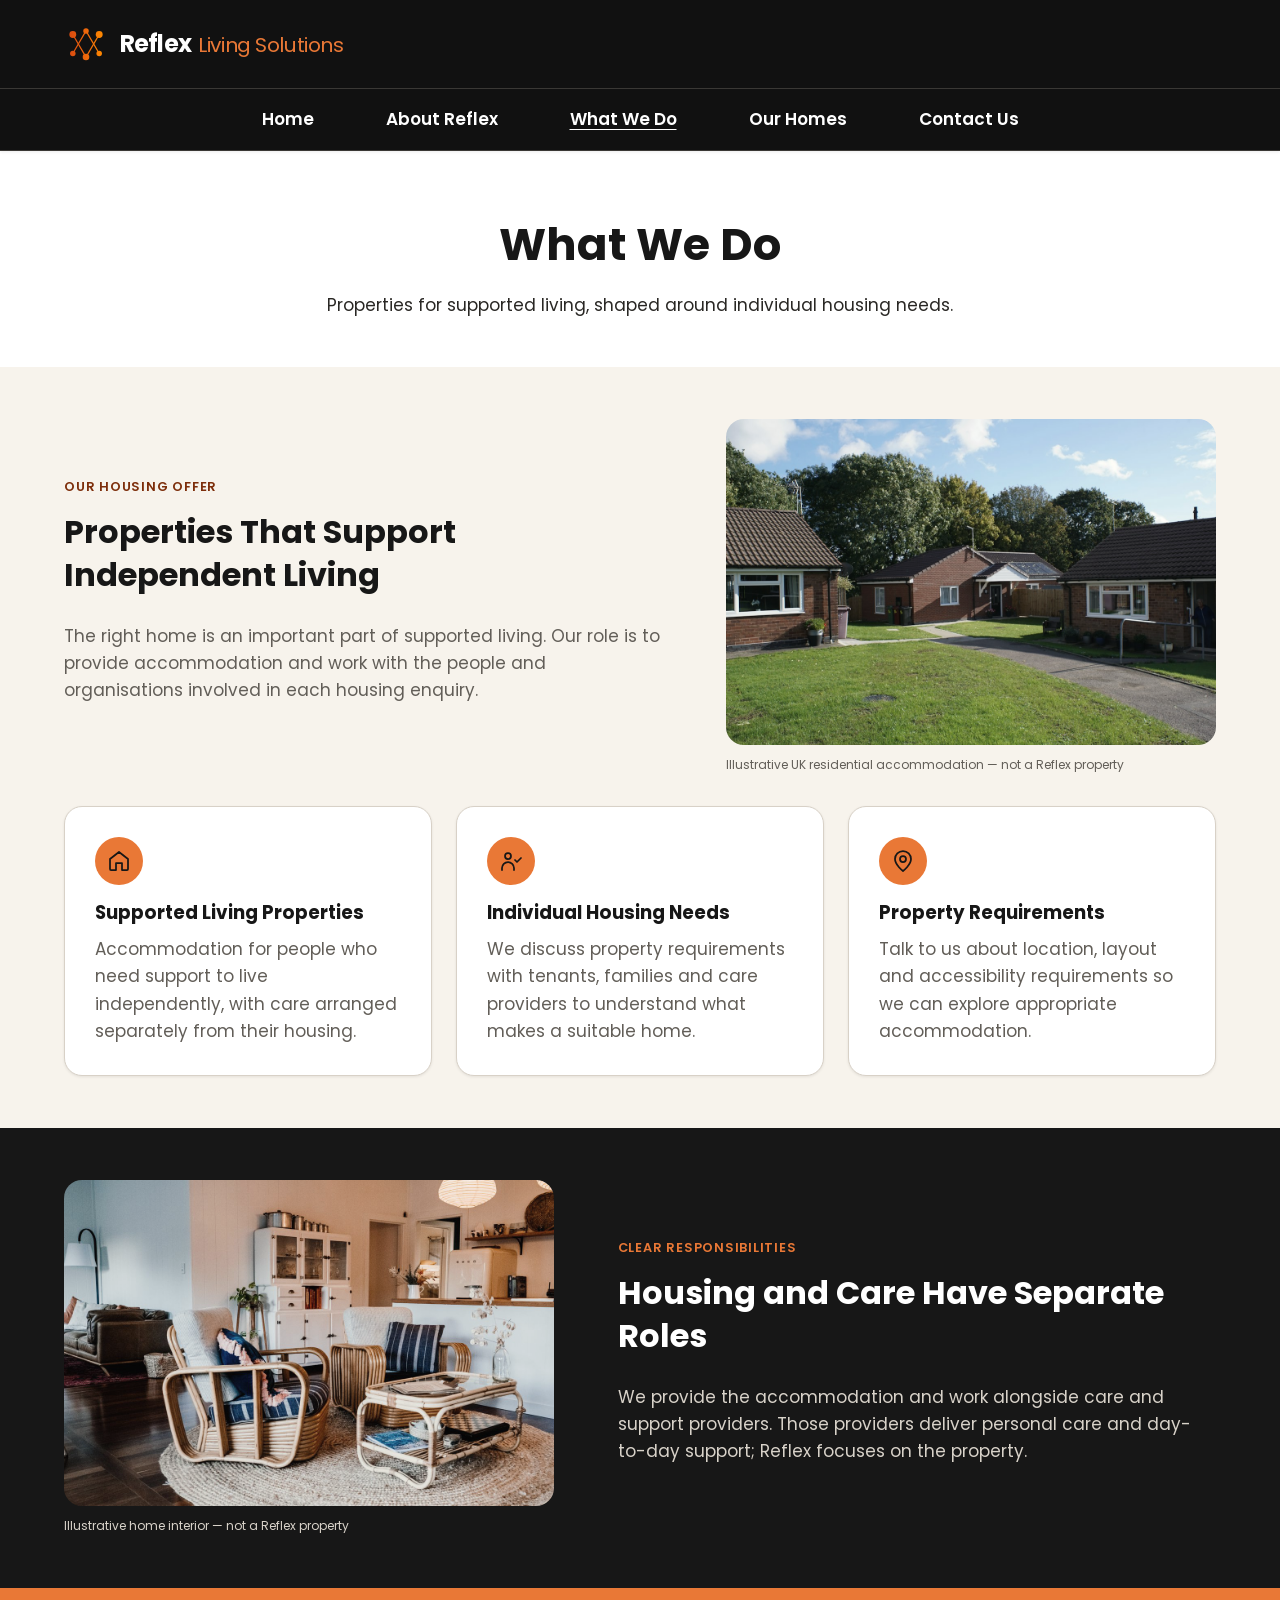
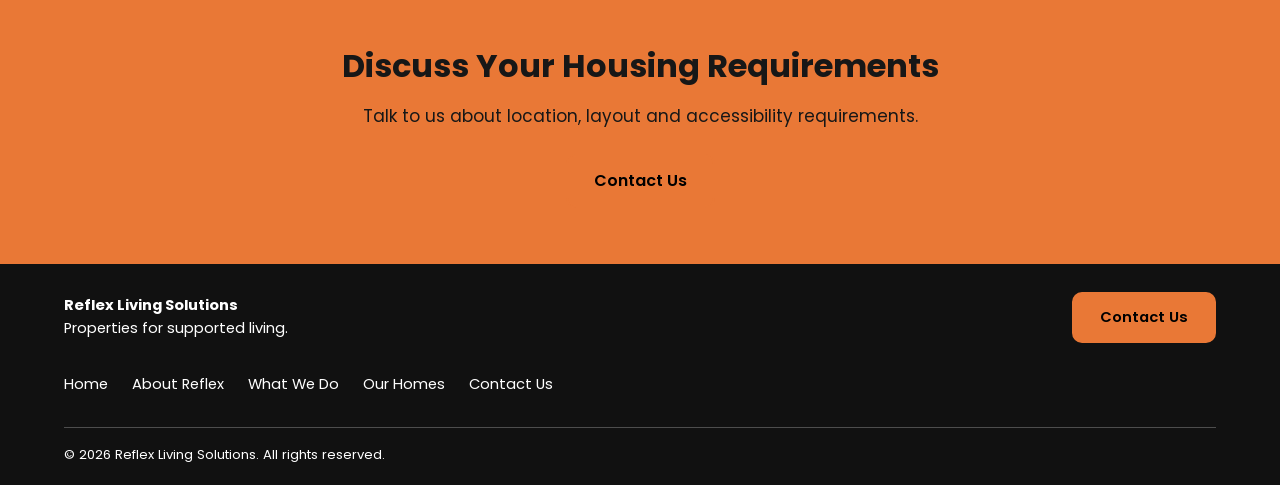
<file: website/what-we-do.html>
<!DOCTYPE html>
<html lang="en">
<head>
    <meta charset="UTF-8">
    <meta name="viewport" content="width=device-width, initial-scale=1.0">
    <title>What We Do | Reflex Living Solutions</title>
    <meta name="description" content="Explore our supported living property offer and the separate responsibilities of housing and care providers.">
    <link rel="icon" type="image/svg+xml" sizes="any" href="assets/images/logo_reflex.svg?v=3">
    <link rel="preload" href="assets/fonts/poppins-latin-400-normal.woff2" as="font" type="font/woff2" crossorigin>
    <link rel="preload" href="assets/fonts/poppins-latin-700-normal.woff2" as="font" type="font/woff2" crossorigin>
    <link rel="stylesheet" href="assets/css/styles.css?v=20261019-mobile-qa">
    <script src="assets/js/navigation.js?v=20261019-mobile-qa" defer></script>
</head>
<body>
    <a class="skip-link" href="#main-content">Skip to main content</a>

<header class="site-header">
        <div class="container">
            <a class="brand" href="index.html">
                <img class="brand__logo" src="assets/images/logo_reflex.svg" alt="" width="44" height="44">
                <div class="brand__name">
                    Reflex
                    <span>Living Solutions</span>
                </div>
            </a>
            <a class="header-contact" href="tel:***INSERT PHONE NUMBER***" hidden>
                ***INSERT PHONE NUMBER***
                <span>Speak to our housing team</span>
            </a>
            <a class="mobile-call" href="" aria-label="Call Reflex Living Solutions" hidden>
                <svg viewBox="0 0 24 24" aria-hidden="true" focusable="false"><path d="M22 16.9v3a2 2 0 0 1-2.2 2 19.8 19.8 0 0 1-8.6-3.1 19.5 19.5 0 0 1-6-6 19.8 19.8 0 0 1-3.1-8.7A2 2 0 0 1 4.1 2h3a2 2 0 0 1 2 1.7c.1 1 .4 1.9.7 2.8a2 2 0 0 1-.5 2.1L8 9.9a16 16 0 0 0 6 6l1.3-1.3a2 2 0 0 1 2.1-.5c.9.3 1.8.6 2.8.7a2 2 0 0 1 1.8 2.1Z"/></svg>
            </a>
        </div>
        <nav class="main-nav" aria-label="Primary">
            <button class="nav-toggle" type="button" aria-expanded="false" aria-controls="primary-links" aria-label="Open main menu" hidden><span class="nav-toggle__icon" aria-hidden="true"></span></button>
            <ul id="primary-links">
                <li><a href="index.html">Home</a></li>
                <li><a href="about.html">About Reflex</a></li>
                <li><a href="what-we-do.html" class="active" aria-current="page">What We Do</a></li>
                <li><a href="our-homes.html">Our Homes</a></li>
                <li><a href="contact.html">Contact Us</a></li>
            </ul>
        </nav>
    </header>

    <main id="main-content">
        <section class="page-hero">
            <div class="container">
                <h1>What We Do</h1>
                <p>Properties for supported living, shaped around individual housing needs.</p>
            </div>
        </section>
        <section class="section section--split-compact" aria-labelledby="housing-offer">
            <div class="container">
                <div class="media-split media-split--copy-wide">
                    <div class="section-header media-split__copy">
                        <span class="eyebrow">Our housing offer</span>
                        <h2 id="housing-offer">Properties That Support Independent Living</h2>
                        <p>The right home is an important part of supported living. Our role is to provide accommodation and work with the people and organisations involved in each housing enquiry.</p>
                    </div>
                    <figure class="media-photo media-photo--wide">
                        <img src="assets/images/what-we-do-bungalows.jpg" width="1200" height="900" loading="lazy" decoding="async" alt="A small group of single-storey brick homes with lawns and level paths in Derbyshire.">
                        <figcaption>Illustrative UK residential accommodation — not a Reflex property</figcaption>
                    </figure>
                </div>
                <div class="grid grid-3">
                    <div class="card">
                        <div class="card__icon" aria-hidden="true">
                            <svg viewBox="0 0 24 24" width="24" height="24" fill="none" stroke="currentColor" stroke-width="1.75" stroke-linecap="round" stroke-linejoin="round" focusable="false"><path d="m3 10 9-7 9 7v10a1 1 0 0 1-1 1h-5v-7H9v7H4a1 1 0 0 1-1-1Z"/></svg>
                        </div>
                        <h3>Supported Living Properties</h3>
                        <p>Accommodation for people who need support to live independently, with care arranged separately from their housing.</p>
                    </div>
                    <div class="card">
                        <div class="card__icon" aria-hidden="true">
                            <svg viewBox="0 0 24 24" width="24" height="24" fill="none" stroke="currentColor" stroke-width="1.75" stroke-linecap="round" stroke-linejoin="round" focusable="false"><circle cx="9" cy="7" r="3"/><path d="M3 21v-2a6 6 0 0 1 12 0v2m1-10 2 2 4-4"/></svg>
                        </div>
                        <h3>Individual Housing Needs</h3>
                        <p>We discuss property requirements with tenants, families and care providers to understand what makes a suitable home.</p>
                    </div>
                    <div class="card">
                        <div class="card__icon" aria-hidden="true">
                            <svg viewBox="0 0 24 24" width="24" height="24" fill="none" stroke="currentColor" stroke-width="1.75" stroke-linecap="round" stroke-linejoin="round" focusable="false"><path d="M20 10c0 6-8 12-8 12S4 16 4 10a8 8 0 1 1 16 0Z"/><circle cx="12" cy="10" r="3"/></svg>
                        </div>
                        <h3>Property Requirements</h3>
                        <p>Talk to us about location, layout and accessibility requirements so we can explore appropriate accommodation.</p>
                    </div>
                </div>
            </div>
        </section>
        <section class="section section-alt section--split-compact" aria-labelledby="our-role">
            <div class="container">
                <div class="media-split media-split--image-first media-split--copy-wide">
                    <div class="section-header media-split__copy">
                        <span class="eyebrow">Clear responsibilities</span>
                        <h2 id="our-role">Housing and Care Have Separate Roles</h2>
                        <p>We provide the accommodation and work alongside care and support providers. Those providers deliver personal care and day-to-day support; Reflex focuses on the property.</p>
                    </div>
                    <figure class="media-photo media-photo--wide">
                        <img src="assets/images/what-we-do-living-room.jpg" width="1200" height="800" loading="lazy" decoding="async" alt="A warm open-plan living room with armchairs, a sofa and a domestic kitchen beyond.">
                        <figcaption>Illustrative home interior — not a Reflex property</figcaption>
                    </figure>
                </div>
            </div>
        </section>
        <section class="cta-banner">
            <div class="container">
                <h2>Discuss Your Housing Requirements</h2>
                <p>Talk to us about location, layout and accessibility requirements.</p>
                <a href="contact.html" class="btn btn-accent">Contact Us</a>
            </div>
        </section>
    </main>

    <footer class="site-footer footer-compact">
        <div class="container">
            <div class="footer-summary">
                <p><strong>Reflex Living Solutions</strong><br>Properties for supported living.</p>
                <a href="contact.html" class="btn btn-accent">Contact Us</a>
            </div>
            <nav aria-label="Footer">
                <ul class="footer-links">
                    <li><a href="index.html">Home</a></li>
                    <li><a href="about.html">About Reflex</a></li>
                    <li><a href="what-we-do.html">What We Do</a></li>
                    <li><a href="our-homes.html">Our Homes</a></li>
                    <li><a href="contact.html">Contact Us</a></li>
                </ul>
            </nav>
            <div class="footer-bottom">&copy; 2026 Reflex Living Solutions. All rights reserved.</div>
        </div>
    </footer>
</body>
</html>
</file>
<file: website/assets/css/styles.css>
/* ============================================
   Reflex Living Solutions — Shared Styles
   ============================================ */

@font-face {
  font-family: 'Poppins';
  font-style: normal;
  font-weight: 400;
  font-display: swap;
  src: url('../fonts/poppins-latin-400-normal.woff2') format('woff2');
}

@font-face {
  font-family: 'Poppins';
  font-style: normal;
  font-weight: 600;
  font-display: swap;
  src: url('../fonts/poppins-latin-600-normal.woff2') format('woff2');
}

@font-face {
  font-family: 'Poppins';
  font-style: normal;
  font-weight: 700;
  font-display: swap;
  src: url('../fonts/poppins-latin-700-normal.woff2') format('woff2');
}

/*
  Reflex palette
  Near-black creates the brand foundation, warm off-white keeps long pages
  welcoming, and burnt orange is reserved for actions and key details.
*/
:root {
  --color-primary: #a63f12;
  --color-primary-dark: #7d2e0b;
  --color-primary-light: #e97836;
  --color-secondary: #171717;
  --color-accent: #e97836;
  --color-accent-dark: #a63f12;
  --color-button-hover: #a63f12;
  --color-bg: #f7f3ec;
  --color-bg-alt: #171717;
  --color-surface: #ffffff;
  --color-header-bg: #111111;

  --color-heading: #171717;
  --color-text: #292724;
  --color-text-muted: #625e58;
  --color-text-inverse: #ffffff;
  --color-text-inverse-muted: #d8d2c9;

  --color-border: #d8d1c7;
  --color-border-dark: #3a3835;
  --color-control-border: #918980;

  --font-heading: 'Poppins', Arial, sans-serif;
  --font-body: 'Poppins', Arial, sans-serif;

  --space-1: 8px;
  --space-2: 12px;
  --space-3: 16px;
  --space-4: 20px;
  --space-5: 24px;
  --space-6: 32px;
  --space-7: 40px;
  --space-8: 48px;
  --space-9: 64px;

  --radius-control: 10px;
  --radius-card: 18px;
  --radius-image: 18px;
  --radius: var(--radius-control);
  --shadow-sm: 0 1px 3px rgba(0, 0, 0, 0.08);
  --shadow-md: 0 4px 14px rgba(0, 0, 0, 0.10);

  --container-width: 1200px;
  --page-gutter: 24px;
  --section-space: 64px;
  --section-space-compact: 52px;
  --component-gap: 24px;
  --card-padding: 30px;
}

* {
  box-sizing: border-box;
}

[hidden] {
  display: none !important;
}

html {
  scroll-behavior: smooth;
}

@media (prefers-reduced-motion: reduce) {
  html { scroll-behavior: auto; }
}

body {
margin: 0;
  font-family: var(--font-body);
  font-size: 1.0625rem;
  color: var(--color-text);
  background-color: var(--color-bg);
  line-height: 1.6;
  -webkit-font-smoothing: antialiased;
}

h1, h2, h3, h4 {
font-family: var(--font-heading);
  color: var(--color-heading);
  font-weight: 700;
  line-height: 1.35;
  margin-top: 0;
}

h2 {
  font-size: clamp(1.65rem, 2.5vw, 2.5rem);
}

p {
  margin-top: 0;
}

a {
  color: var(--color-primary);
  text-decoration: none;
}

a:hover {
  text-decoration: underline;
}

img {
  max-width: 100%;
  display: block;
}

.container {
  width: 100%;
  max-width: var(--container-width);
  margin: 0 auto;
  padding: 0 var(--page-gutter);
}

/* ---------- Skip link ---------- */
.skip-link {
position: absolute;
  left: -999px;
  top: auto;
  background: var(--color-primary-dark);
  color: var(--color-text-inverse);
  padding: 10px 16px;
  border-radius: var(--radius);
  z-index: 1000;
}

.skip-link:focus {
  left: 16px;
  top: 16px;
}

/* ---------- Header / Nav ---------- */
.site-header {
  background-color: var(--color-header-bg);
  border-bottom: 1px solid var(--color-border-dark);
  position: sticky;
  top: 0;
  z-index: 100;
  width: 100%;
  isolation: isolate;
  box-shadow: var(--shadow-sm);
}

.site-header .container {
display: flex;
  align-items: center;
  justify-content: space-between;
  padding-top: 22px;
  padding-bottom: 22px;
  flex-wrap: wrap;
  gap: 20px;
}

.brand {
  display: flex;
  align-items: center;
  gap: 12px;
  color: var(--color-text-inverse);
}

.brand:hover {
  text-decoration: none;
}

.brand__logo {
  width: 44px;
  height: 44px;
  display: block;
  flex-shrink: 0;
}

.brand__name {
  display: flex;
  align-items: baseline;
  gap: 0.3em;
  font-family: var(--font-heading);
  font-size: clamp(1rem, 3.5vw, 1.5rem);
  color: var(--color-text-inverse);
  font-weight: 700;
  letter-spacing: -0.035em;
  white-space: nowrap;
}

.brand__name span {
  font-size: 0.85em;
  font-weight: 500;
  color: var(--color-accent);
  letter-spacing: -0.02em;
}

.header-contact {
  color: var(--color-primary-light);
  font-weight: 700;
  font-size: 1.1rem;
}

.header-contact span {
  display: block;
  color: var(--color-text-inverse-muted);
  font-size: 0.8rem;
  font-weight: 400;
}

.mobile-call {
  display: none;
}

.mobile-call svg {
  width: 21px;
  height: 21px;
  fill: none;
  stroke: currentColor;
  stroke-width: 1.75;
  stroke-linecap: round;
  stroke-linejoin: round;
}

.main-nav {
  background-color: var(--color-header-bg);
  border-top: 1px solid var(--color-border-dark);
}

.main-nav ul {
list-style: none;
  display: flex;
  justify-content: center;
  gap: 16px;
  max-width: var(--container-width);
  margin: 0 auto;
  padding: 0 var(--page-gutter);
  flex-wrap: wrap;
}

.main-nav a {
display: inline-block;
  padding: 17px 28px;
  border-radius: 0;
  background-color: transparent;
  color: var(--color-text-inverse);
  font-weight: 600;
  transition: background-color 0.2s ease;
}

.main-nav a:hover,
.main-nav a:focus-visible {
  background-color: var(--color-button-hover);
  text-decoration: none;
}

.main-nav a.active {
  text-decoration: underline;
  text-underline-offset: 4px;
}

/* ---------- Buttons ---------- */
.main-nav [hidden] {
  display: none;
}

.nav-toggle {
  display: inline-flex;
  align-items: center;
  justify-content: center;
  width: 44px;
  height: 44px;
  margin: 0;
  padding: 0;
  color: var(--color-text-inverse);
  background: transparent;
  border: 0;
  border-radius: 8px;
  cursor: pointer;
  -webkit-tap-highlight-color: transparent;
  transition: background-color 0.16s ease;
}

.nav-toggle:hover,
.nav-toggle[aria-expanded="true"] {
  background-color: var(--color-border-dark);
}

.nav-toggle__icon,
.nav-toggle__icon::before,
.nav-toggle__icon::after {
  display: block;
  width: 22px;
  height: 2px;
  border-radius: 2px;
  background-color: currentColor;
  transition: transform 0.16s ease, background-color 0.16s ease;
}

.nav-toggle__icon {
  position: relative;
}

.nav-toggle__icon::before,
.nav-toggle__icon::after {
  position: absolute;
  left: 0;
  content: '';
}

.nav-toggle__icon::before { transform: translateY(-7px); }
.nav-toggle__icon::after { transform: translateY(7px); }

.nav-toggle[aria-expanded="true"] .nav-toggle__icon {
  background-color: transparent;
}

.nav-toggle[aria-expanded="true"] .nav-toggle__icon::before {
  transform: rotate(45deg);
}

.nav-toggle[aria-expanded="true"] .nav-toggle__icon::after {
  transform: rotate(-45deg);
}

@media (max-width: 1100px) {
  .main-nav {
    border-top: 0;
  }

  .main-nav #primary-links {
    flex-direction: column;
    align-items: stretch;
    gap: 0;
    width: 100%;
    max-width: none;
    max-height: calc(100vh - 64px);
    max-height: calc(100dvh - 64px);
    margin: 0;
    padding: 8px var(--page-gutter) 12px;
    overflow-y: auto;
    overscroll-behavior: contain;
    background-color: var(--color-header-bg);
    border-top: 1px solid var(--color-border-dark);
    border-bottom: 1px solid var(--color-border-dark);
    box-shadow: 0 14px 28px rgba(0, 0, 0, 0.28);
    flex-wrap: nowrap;
    transform-origin: top;
    -webkit-overflow-scrolling: touch;
  }

  .nav-enhanced .main-nav #primary-links {
    position: absolute;
    top: 100%;
    right: 0;
    left: 0;
    visibility: hidden;
    transform: translateY(-6px);
    pointer-events: none;
    transition:
      transform 0.16s ease,
      visibility 0s linear 0.16s;
  }

  .nav-enhanced .main-nav.is-open #primary-links {
    visibility: visible;
    transform: translateY(0);
    pointer-events: auto;
    transition-delay: 0s;
  }

  .main-nav #primary-links li + li {
    border-top: 1px solid var(--color-border-dark);
  }

  .main-nav #primary-links a {
    display: flex;
    align-items: center;
    min-height: 54px;
    padding: 12px 14px;
    border-radius: 8px;
  }

  .main-nav #primary-links a.active {
    background-color: rgba(233, 120, 54, 0.14);
    box-shadow: inset 3px 0 0 var(--color-accent);
  }

  .site-header > .container {
    min-height: 64px;
    flex-wrap: nowrap;
    justify-content: flex-start;
    gap: 0;
    padding: 10px calc(var(--page-gutter) + 56px) 10px var(--page-gutter);
    text-align: left;
  }

  .site-header .brand {
    min-width: 0;
    max-width: 100%;
    flex-shrink: 1;
  }

  .site-header .header-contact {
    display: none;
  }

  .mobile-call:not([hidden]) {
    position: absolute;
    top: 10px;
    right: calc(var(--page-gutter) + 52px);
    display: inline-flex;
    align-items: center;
    justify-content: center;
    width: 44px;
    height: 44px;
    border-radius: 8px;
    color: var(--color-primary-light);
  }

  .mobile-call:hover {
    background-color: var(--color-border-dark);
    text-decoration: none;
  }

  .nav-toggle {
    position: absolute;
    top: 10px;
    right: var(--page-gutter);
  }

  .site-header.has-mobile-call > .container {
    padding-right: calc(var(--page-gutter) + 108px);
  }
}

@media (max-width: 1100px) and (prefers-reduced-motion: reduce) {
  .nav-toggle,
  .nav-toggle__icon,
  .nav-toggle__icon::before,
  .nav-toggle__icon::after,
  .nav-enhanced .main-nav #primary-links {
    transition: none;
  }
}

.btn {
display: inline-flex;
  align-items: center;
  justify-content: center;
  min-height: 48px;
  padding: 12px 26px;
  border-radius: var(--radius);
  font-weight: 600;
  border: 2px solid transparent;
  cursor: pointer;
  font-size: 1rem;
  font-family: var(--font-body);
  transition: background-color 0.2s ease, color 0.2s ease, border-color 0.2s ease;
}

.btn:hover {
  text-decoration: none;
}

.btn-primary,
.btn-outline,
.btn-accent {
  background-color: var(--color-accent);
  border-color: var(--color-accent);
  color: #000000;
}

.btn-primary:hover,
.btn-outline:hover,
.btn-accent:hover {
  background-color: var(--color-button-hover);
  border-color: var(--color-button-hover);
  color: #000000;
}

/* ---------- Hero ---------- */
.hero {
  background:
    linear-gradient(
      90deg,
      rgba(17, 17, 17, 0.90) 0%,
      rgba(17, 17, 17, 0.65) 55%,
      rgba(17, 17, 17, 0.30) 100%
    ),
    url("../images/property-exterior.jpg") center / cover no-repeat;
  padding: 6rem 0;
}

.hero .container {
  display: grid;
  grid-template-columns: 1.1fr 0.9fr;
  gap: 40px;
  align-items: center;
}

.hero h1 {
  color: var(--color-text-inverse);
  font-size: clamp(2rem, 3.5vw, 3.5rem);
  margin-bottom: 24px;
}

.hero p {
  font-size: 1.1rem;
  color: var(--color-text-inverse);
  margin-bottom: 28px;
  max-width: 46ch;
}

.hero__actions {
  display: flex;
  gap: 14px;
  flex-wrap: wrap;
}

.hero__panel {
  background-color: var(--color-surface);
  border: 2px solid var(--color-accent);
  border-radius: var(--radius-card);
  padding: 32px;
  color: var(--color-text);
}

.hero__panel-title {
color: var(--color-heading);
  margin: -32px -32px 24px;
  padding: 22px 32px;
  background-color: var(--color-accent);
  border-radius: 15px 15px 0 0;
  font-size: 1.25rem;
}

.hero__panel ul {
  margin: 0;
  padding-left: 18px;
  color: var(--color-text-muted);
}

.hero__panel li {
margin-bottom: 14px;
  padding-left: 4px;
}

.page-hero {
background-color: var(--color-surface);
  color: var(--color-text);
  padding: 64px 0 48px;
  text-align: center;
}

.page-hero h1 {
color: var(--color-heading);
  font-size: clamp(2rem, 3.5vw, 3.5rem);
  margin-bottom: 16px;
}

.page-hero p {
  color: var(--color-text);
  max-width: 60ch;
  margin: 0 auto;
}

/* ---------- Sections ---------- */
.section {
  padding: var(--section-space) 0;
}

.section-alt {
  background-color: var(--color-bg-alt);
}

.section-alt .section-header h2,
.section-alt > .container > .grid > div > h2,
.section-alt > .container > .value-list h3 {
  color: var(--color-text-inverse);
}

.section-alt .section-header p,
.section-alt > .container > .value-list p {
  color: var(--color-text-inverse-muted);
}

.section-alt > .container > .value-list li {
  border-color: var(--color-border-dark);
}

.section-alt .eyebrow {
  color: var(--color-primary-light);
}

.section-header {
  text-align: center;
  max-width: 640px;
  margin: 0 auto 40px;
}

.eyebrow {
display: inline-block;
  color: var(--color-primary-dark);
  font-weight: 600;
  letter-spacing: 0.06em;
  text-transform: uppercase;
  font-size: 0.8rem;
  margin-bottom: 12px;
}

.section-header p {
  color: var(--color-text-muted);
}

/* ---------- Grids & Cards ---------- */
.grid {
  display: grid;
  gap: var(--component-gap);
}

.grid-3 {
  grid-template-columns: repeat(3, 1fr);
}

.grid-2 {
  grid-template-columns: repeat(2, 1fr);
}

.card {
background-color: var(--color-surface);
  border: 1px solid var(--color-border);
  border-radius: var(--radius-card);
  padding: var(--card-padding);
  box-shadow: var(--shadow-sm);
}

.card__icon {
  width: 48px;
  height: 48px;
  border-radius: 50%;
  background-color: var(--color-primary-light);
  color: var(--color-heading);
  display: flex;
  align-items: center;
  justify-content: center;
  font-size: 1.4rem;
  margin-bottom: 16px;
  font-weight: bold;
}

.card__icon svg,
.info-card__icon svg {
  width: 24px;
  height: 24px;
  display: block;
  fill: none;
  stroke: currentColor;
  stroke-width: 1.75;
  stroke-linecap: round;
  stroke-linejoin: round;
}

.card h3 {
  margin-bottom: 10px;
  font-size: 1.15rem;
}

.card p {
  color: var(--color-text-muted);
  margin-bottom: 0;
}

/* ---------- CTA banner ---------- */
.cta-banner {
background-color: var(--color-primary-light);
  color: var(--color-heading);
  padding: 56px 0;
  text-align: center;
}

.cta-banner h2 {
color: var(--color-heading);
  margin-bottom: 16px;
}

.cta-banner p {
  color: var(--color-heading);
  margin-bottom: 24px;
}

/* ---------- About page specifics ---------- */
.value-list {
  list-style: none;
  margin: 0;
  padding: 0;
}

.value-list li {
  display: flex;
  gap: 16px;
  padding: 18px 0;
  border-bottom: 1px solid var(--color-border);
}

.value-list li:last-child {
  border-bottom: none;
}

.value-list__mark {
  flex-shrink: 0;
  width: 36px;
  height: 36px;
  border-radius: 50%;
  background-color: var(--color-primary-light);
  color: var(--color-heading);
  display: flex;
  align-items: center;
  justify-content: center;
  font-weight: bold;
}

.team-card {
  text-align: center;
}

.team-card__photo {
  width: 96px;
  height: 96px;
  border-radius: 50%;
  background-color: var(--color-bg-alt);
  border: 3px solid var(--color-primary-light);
  margin: 0 auto 16px;
  display: flex;
  align-items: center;
  justify-content: center;
  color: var(--color-primary-light);
  font-family: var(--font-heading);
  font-size: 1.6rem;
  font-weight: bold;
}

.team-card__role {
  color: var(--color-text);
  font-weight: 600;
  font-size: 0.9rem;
  margin-bottom: 10px;
}

/* ---------- Contact page specifics ---------- */
.contact-layout {
  display: grid;
  grid-template-columns: 1fr 1fr;
  gap: 40px;
  align-items: start;
}

.info-card {
  display: flex;
  gap: 16px;
  padding: 20px 0;
  border-bottom: 1px solid var(--color-border);
}

.info-card:last-child {
  border-bottom: none;
}

.info-card__icon {
  width: 42px;
  height: 42px;
  border-radius: 50%;
  background-color: var(--color-primary-light);
  color: var(--color-heading);
  display: flex;
  align-items: center;
  justify-content: center;
  flex-shrink: 0;
  font-weight: bold;
}

.info-card h3 {
  font-size: 1rem;
  margin-bottom: 4px;
}

.info-card p {
  color: var(--color-text-muted);
  margin-bottom: 0;
}

.map-placeholder {
  margin-top: 28px;
  background-color: var(--color-bg-alt);
  border: 1px dashed var(--color-border);
  border-radius: var(--radius-card);
  padding: 40px;
  text-align: center;
  color: var(--color-text-inverse-muted);
}

.form-card {
  background-color: var(--color-surface);
  border: 1px solid var(--color-border);
  border-radius: var(--radius-card);
  padding: 32px;
  box-shadow: var(--shadow-sm);
}

.form-row {
  display: grid;
  grid-template-columns: 1fr 1fr;
  gap: 16px;
}

.form-group {
  margin-bottom: 18px;
}

.form-group label {
  display: block;
  font-weight: 600;
  margin-bottom: 6px;
  font-size: 0.92rem;
}

.form-group input,
.form-group select,
.form-group textarea {
  width: 100%;
  padding: 11px 12px;
  border: 1px solid var(--color-control-border);
  border-radius: var(--radius);
  font-family: var(--font-body);
  font-size: 1rem;
  background-color: var(--color-bg);
  color: var(--color-text);
}

.form-group input:focus,
.form-group select:focus,
.form-group textarea:focus {
  outline: 2px solid var(--color-primary);
  outline-offset: 1px;
}

.form-note {
  font-size: 0.82rem;
  color: var(--color-text-muted);
  margin-top: 14px;
}

/* ---------- Footer ---------- */
.site-footer {
background-color: var(--color-header-bg);
  color: var(--color-text-inverse);
  padding: 56px 0 24px;
}

.site-footer p {
  color: var(--color-text-inverse);
  font-size: 0.92rem;
}

.site-footer ul {
  list-style: none;
  margin: 0;
  padding: 0;
}

.site-footer li {
  margin-bottom: 10px;
}

.site-footer a {
  color: var(--color-text-inverse);
  font-size: 0.92rem;
}

.site-footer a.btn {
  color: #000000;
}

.footer-bottom {
  border-top: 1px solid rgba(255, 255, 255, 0.25);
  padding-top: 20px;
  text-align: center;
  font-size: 0.82rem;
  color: var(--color-text-inverse);
}

/* Keyboard focus stays visible on every background. */
a:focus-visible,
button:focus-visible {
  outline: 3px solid var(--color-text-inverse);
  outline-offset: 2px;
  box-shadow: 0 0 0 5px var(--color-heading);
}

.grid > *, .contact-layout > * {
  min-width: 0;
}

.site-footer a, .info-card a {
  overflow-wrap: anywhere;
}

/* Shared image-and-copy layout for existing content sections. */
.section--split-compact {
  padding-top: var(--section-space-compact);
  padding-bottom: var(--section-space-compact);
}
.media-split {
  display: grid;
  grid-template-columns: repeat(2, minmax(0, 1fr));
  align-items: center;
  gap: clamp(28px, 5vw, 64px);
}
.media-split--copy-wide {
  grid-template-columns: minmax(0, 1.1fr) minmax(0, 0.9fr);
}
.media-split--image-first.media-split--copy-wide {
  grid-template-columns: minmax(0, 0.9fr) minmax(0, 1.1fr);
}
.media-split__copy.section-header {
  text-align: left;
  margin: 0;
  max-width: none;
}
.media-split--image-first .media-photo {
  grid-column: 1;
  grid-row: 1;
}
.media-split--image-first .media-split__copy {
  grid-column: 2;
  grid-row: 1;
}
.media-split + .grid { margin-top: 32px; }
.media-photo { margin: 0; min-width: 0; }
.media-photo img {
  display: block;
  width: 100%;
  height: auto;
  aspect-ratio: 4 / 3;
  object-fit: cover;
  border-radius: var(--radius-image);
  filter: saturate(0.82) contrast(0.96) sepia(0.06);
}
.media-photo--wide img { aspect-ratio: 3 / 2; }
.media-photo figcaption {
  margin-top: 10px;
  color: var(--color-text-muted);
  font-size: 0.75rem;
}
.section-alt .media-photo figcaption { color: var(--color-text-inverse-muted); }

/* Shared compact shell and mobile-friendly navigation. */
.homes-notice {
  max-width: 720px;
  margin: 0 auto;
  padding: 32px;
  border: 1px solid var(--color-border);
  border-radius: var(--radius-card);
  background: var(--color-surface);
  box-shadow: var(--shadow-sm);
  text-align: center;
}
.media-split + .homes-notice { margin-top: 32px; }
.footer-compact { padding: 28px 0 20px; }
.footer-summary { display: flex; justify-content: space-between; align-items: center; gap: 20px; }
.footer-summary p { margin: 0; }
.footer-compact .footer-links { display: flex; flex-wrap: wrap; gap: 8px 24px; margin: 20px 0; }
.footer-compact .footer-links li { margin: 0; }
.footer-compact .footer-links a {
  display: inline-flex;
  align-items: center;
  min-width: 44px;
  min-height: 44px;
  padding: 8px 0;
}
.footer-compact .footer-bottom { padding-top: 16px; text-align: left; }

/* ---------- Responsive content system ---------- */
@media (max-width: 860px) {
  :root {
    --page-gutter: clamp(16px, 5vw, 32px);
    --section-space: clamp(44px, 7vw, 52px);
    --section-space-compact: var(--section-space);
    --component-gap: clamp(20px, 3vw, 24px);
    --card-padding: clamp(24px, 4vw, 28px);
  }

  body {
    font-size: 1rem;
    line-height: 1.65;
  }

  h1,
  h2,
  h3,
  h4 {
    line-height: 1.22;
  }

  h2 {
    margin-bottom: var(--space-3);
    font-size: clamp(1.6rem, 4.5vw, 2rem);
  }

  h3 {
    line-height: 1.3;
  }

  .page-hero {
    padding: clamp(40px, 6vw, 48px) 0 clamp(32px, 5vw, 40px);
  }

  .page-hero h1 {
    margin-bottom: var(--space-3);
    font-size: clamp(2rem, 5.2vw, 2.5rem);
  }

  .hero {
    position: relative;
    overflow: hidden;
    padding: clamp(44px, 7vw, 60px) 0;
    background: var(--color-header-bg);
  }

  .hero::before {
    content: "";
    position: absolute;
    inset: 0 0 auto;
    z-index: 0;
    height: 620px;
    height: min(calc(61vw + 100px), 620px);
    background:
      linear-gradient(
        180deg,
        rgba(17, 17, 17, 0.66) 0%,
        rgba(17, 17, 17, 0.68) 45%,
        var(--color-header-bg) 78%,
        var(--color-header-bg) 100%
      ),
      url("../images/property-exterior.jpg") center top / 100% auto no-repeat;
    pointer-events: none;
  }

  .hero .container {
    position: relative;
    z-index: 1;
    grid-template-columns: 1fr;
    gap: var(--space-6);
  }

  .hero h1 {
    margin-bottom: var(--space-3);
    font-size: clamp(2rem, 6.5vw, 2.75rem);
    line-height: 1.16;
  }

  .hero p {
    margin-bottom: var(--space-5);
    font-size: 1rem;
  }

  .hero__actions {
    gap: var(--space-2);
  }

  .hero__panel {
    padding: var(--card-padding);
  }

  .hero__panel-title {
    margin: calc(var(--card-padding) * -1) calc(var(--card-padding) * -1) var(--space-5);
    padding: var(--space-4) var(--card-padding);
  }

  .hero__panel li {
    margin-bottom: var(--space-2);
  }

  .hero__panel li:last-child {
    margin-bottom: 0;
  }

  .section-header {
    margin-bottom: var(--space-6);
  }

  .section-header > :last-child,
  .media-split__copy > :last-child {
    margin-bottom: 0;
  }

  .eyebrow {
    margin-bottom: var(--space-1);
  }

  .media-split,
  .media-split.media-split--copy-wide {
    grid-template-columns: 1fr;
    gap: clamp(24px, 4vw, 32px);
  }

  .media-split--image-first .media-photo,
  .media-split--image-first .media-split__copy {
    grid-column: auto;
    grid-row: auto;
  }

  .media-split__copy .btn {
    margin-top: var(--space-1);
  }

  .media-split + .grid,
  .media-split + .homes-notice {
    margin-top: clamp(24px, 4vw, 32px);
  }

  .grid-3,
  .contact-layout {
    grid-template-columns: 1fr;
  }

  .contact-layout {
    gap: var(--space-6);
  }

  .btn {
    min-height: 50px;
    padding: 10px 16px;
    font-size: 0.9375rem;
    line-height: 1.35;
  }

  .card h3 {
    margin-bottom: var(--space-2);
  }

  .form-card,
  .homes-notice {
    padding: var(--card-padding);
  }

  .map-placeholder {
    padding: var(--space-6) var(--card-padding);
  }

  .form-group {
    margin-bottom: var(--space-3);
  }

  .form-group input,
  .form-group select {
    min-height: 48px;
  }

  .cta-banner {
    padding: clamp(44px, 7vw, 52px) 0;
  }

  .cta-banner p {
    max-width: 60ch;
    margin-right: auto;
    margin-left: auto;
  }
}

@media (max-width: 600px) {
  .grid-2,
  .form-row {
    grid-template-columns: 1fr;
  }

  .site-header .brand {
    gap: 8px;
    min-height: 44px;
  }
  .site-header .brand__logo {
    width: 38px;
    height: 38px;
  }
  .site-header .brand__name {
    font-size: 0.9rem;
  }
}

@media (max-width: 528px) {
  .hero__actions .btn { width: 100%; }
  .info-card { gap: var(--space-2); padding: 18px 0; }
  .footer-summary { align-items: flex-start; flex-direction: column; gap: 12px; }
  .footer-compact .footer-links { gap: 4px 20px; }
  .form-card .btn { width: 100%; }
}

/* Homepage composition for phone-sized screens. */
@media (max-width: 528px) {
  .home-page .hero {
    padding: 36px 0 40px;
  }

  .home-page .hero::before {
    height: min(calc(68vw + 112px), 420px);
    background:
      linear-gradient(
        180deg,
        rgba(17, 17, 17, 0.58) 0%,
        rgba(17, 17, 17, 0.70) 48%,
        var(--color-header-bg) 84%,
        var(--color-header-bg) 100%
      ),
      linear-gradient(90deg, rgba(17, 17, 17, 0.22), rgba(17, 17, 17, 0.06)),
      url("../images/property-exterior.jpg") center top / 100% auto no-repeat;
  }

  .home-page .hero .container {
    gap: var(--space-5);
  }

  .home-page .hero h1 {
    max-width: 18ch;
    margin-bottom: 14px;
    font-size: clamp(2rem, 8vw, 2.25rem);
    line-height: 1.1;
    letter-spacing: -0.02em;
    text-wrap: balance;
    text-shadow: 0 2px 16px rgba(0, 0, 0, 0.32);
  }

  .home-page .hero p {
    max-width: 39ch;
    margin-bottom: var(--space-4);
    line-height: 1.58;
    color: rgba(255, 255, 255, 0.92);
    text-shadow: 0 1px 10px rgba(0, 0, 0, 0.28);
  }

  .home-page .hero__actions {
    display: grid;
    gap: 10px;
  }

  .home-page .hero__actions .btn {
    min-height: 50px;
    padding-right: var(--space-3);
    padding-left: var(--space-3);
  }

  .home-page .hero__panel {
    padding: var(--space-4);
    border-width: 1px;
    border-radius: 16px;
    box-shadow: 0 14px 32px rgba(0, 0, 0, 0.2);
  }

  .home-page .hero__panel-title {
    margin: calc(var(--space-4) * -1) calc(var(--space-4) * -1) 18px;
    padding: var(--space-3) var(--space-4);
    border-radius: 15px 15px 0 0;
    font-size: 1.125rem;
    line-height: 1.3;
  }

  .home-page .hero__panel ul {
    display: grid;
    gap: 9px;
    padding-left: var(--space-4);
  }

  .home-page .hero__panel li {
    margin: 0;
    padding-left: 2px;
    line-height: 1.45;
  }

  .home-page .hero__panel li::marker {
    color: var(--color-accent-dark);
  }

  .home-page .home-section {
    padding: var(--space-8) 0;
  }

  .home-page .home-section .media-split {
    gap: var(--space-5);
  }

  .home-page .home-section .section-header {
    margin-bottom: 0;
  }

  .home-page .home-section .eyebrow {
    margin-bottom: var(--space-1);
  }

  .home-page .home-section h2 {
    margin-bottom: 14px;
    font-size: clamp(1.65rem, 7.2vw, 1.95rem);
    line-height: 1.18;
    letter-spacing: -0.015em;
    text-wrap: balance;
  }

  .home-page .home-section p {
    max-width: 38ch;
    margin-bottom: var(--space-4);
  }

  .home-page .home-section .media-photo img {
    aspect-ratio: 3 / 2;
  }

  .home-page .home-section .media-photo figcaption {
    margin-top: var(--space-1);
    line-height: 1.4;
  }

  .home-page .cta-banner {
    padding: 44px 0;
  }

  .home-page .cta-banner h2 {
    margin-bottom: var(--space-2);
    line-height: 1.2;
    text-wrap: balance;
  }

  .home-page .cta-banner p {
    max-width: 34ch;
    margin-bottom: var(--space-4);
  }
}

@media (max-width: 380px) {
  .site-header.has-mobile-call .brand__name {
    flex-direction: column;
    align-items: flex-start;
    gap: 0;
    line-height: 1.05;
  }

  .site-header.has-mobile-call .brand__name span {
    font-size: 0.72rem;
  }
}
</file>
